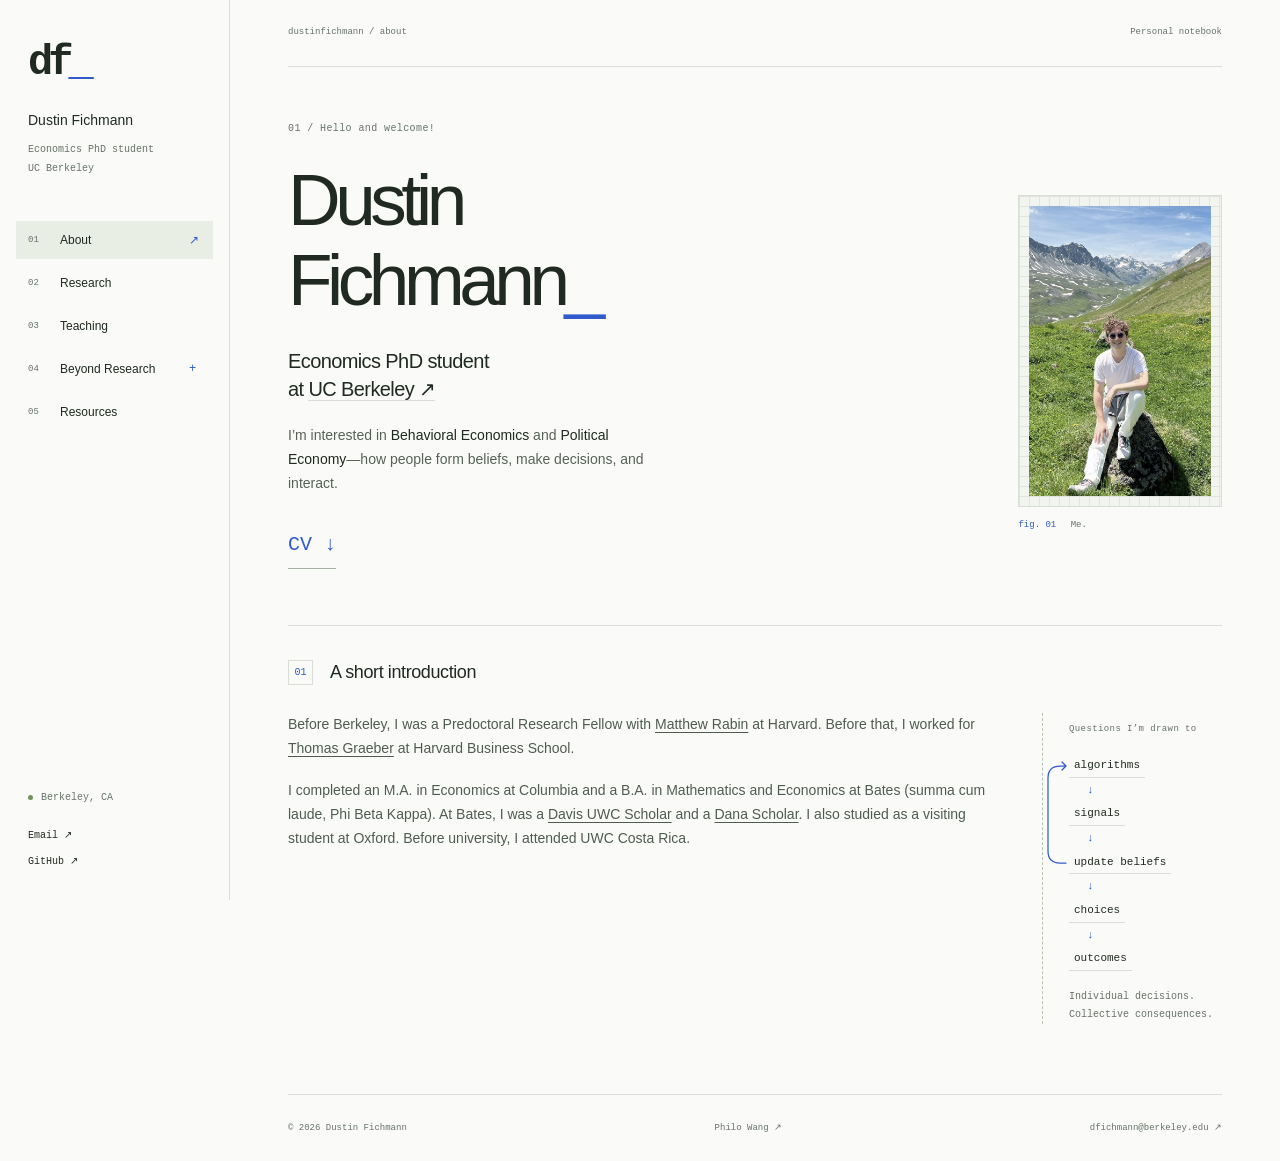
<file: index.html>
<!doctype html><html lang="en"><head><meta charset="utf-8"><meta name="viewport" content="width=device-width, initial-scale=1"><title>Dustin Fichmann | Economics PhD Student at UC Berkeley</title><meta name="description" content="Dustin Fichmann is an Economics PhD student at UC Berkeley interested in Behavioral Economics and Political Economy."><link rel="stylesheet" href="styles.css"><script src="script.js" defer></script><link rel="canonical" href="https://dustinfichmann.com/"></head><body><a class="skip" href="#main">Skip to content</a><div class="layout"><aside class="sidebar"><a class="brand" href="index.html">df<span aria-hidden="true">_</span></a><p class="side-name">Dustin Fichmann</p><p class="side-sub">Economics PhD student<br>UC Berkeley</p><button class="mobile-menu-toggle" type="button" aria-expanded="false" aria-controls="primary-navigation" hidden><span data-menu-label>Menu</span><span data-menu-symbol aria-hidden="true">+</span></button><nav id="primary-navigation" aria-label="Main navigation"><a href="index.html" aria-current="page"><span>01</span>About<span class="nav-mark" aria-hidden="true">↗</span></a><a href="research.html"><span>02</span>Research<span class="nav-mark" aria-hidden="true">↗</span></a><a href="teaching.html"><span>03</span>Teaching<span class="nav-mark" aria-hidden="true">↗</span></a><div class="nav-group"><button class="nav-group-heading" type="button" aria-expanded="false" aria-controls="beyond-subnav"><span>04</span>Beyond Research<span class="nav-disclosure" aria-hidden="true">+</span></button><div class="subnav" id="beyond-subnav" role="group" aria-label="Beyond Research" hidden><a href="coffee.html" class="subnav-link"><span>a</span>Coffee<span class="nav-mark" aria-hidden="true">↗</span></a><a href="outdoors.html" class="subnav-link"><span>b</span>Outdoors<span class="nav-mark" aria-hidden="true">↗</span></a><a href="watch.html" class="subnav-link"><span>c</span>Movies + TV<span class="nav-mark" aria-hidden="true">↗</span></a></div></div><a href="resources.html"><span>05</span>Resources<span class="nav-mark" aria-hidden="true">↗</span></a></nav><div class="side-bottom"><span class="status"><i aria-hidden="true"></i> Berkeley, CA</span><a href="mailto:dfichmann@berkeley.edu">Email ↗</a><a href="https://github.com/dustinfichmann">GitHub ↗</a></div></aside><div class="content"><header class="topline"><span>dustinfichmann / about</span><span class="edition">Personal notebook</span></header><main id="main"><section class="home-intro"><p class="eyebrow">01 / Hello and welcome!</p><div class="intro-grid"><div><h1>Dustin<br>Fichmann<span class="accent">_</span></h1><p class="intro-line">Economics PhD student<br>at <a href="https://econ.berkeley.edu/">UC Berkeley ↗</a></p><p class="intro-detail">I’m interested in <strong>Behavioral Economics</strong> and <strong>Political Economy</strong>—how people form beliefs, make decisions, and interact.</p><div class="inline-links"><a class="cv-link" href="assets/CV_Dustin_Fichmann.pdf">CV ↓</a></div></div><figure class="profile"><div class="photo-frame"><img src="images/profile.jpg" width="678" height="1083" alt="Dustin sitting on a rock in the mountains"></div><figcaption><span>fig. 01</span> Me.</figcaption></figure></div></section>
<section class="notebook-section"><div class="section-label"><span>01</span><h2>A short introduction</h2></div><div class="bio-grid"><div class="prose"><p>Before Berkeley, I was a Predoctoral Research Fellow with <a href="https://rabin.scholars.harvard.edu">Matthew Rabin</a> at Harvard. Before that, I worked for <a href="https://www.econ.uzh.ch/en/people/faculty/graeber.html">Thomas Graeber</a> at Harvard Business School.</p><p>I completed an M.A. in Economics at Columbia and a B.A. in Mathematics and Economics at Bates (summa cum laude, Phi Beta Kappa). At Bates, I was a <a href="https://www.davisuwcscholars.org/sites/default/files/2023-10/2019_Davis_Report.pdf#page=46">Davis UWC Scholar</a> and a <a href="https://www.bates.edu/academics/programs-resources/dana-scholars/">Dana Scholar</a>. I also studied as a visiting student at Oxford. Before university, I attended UWC Costa Rica.</p></div><aside class="margin-note"><span class="eyebrow">Questions I’m drawn to</span><div class="concept" role="img" aria-label="Algorithms lead to signals, then belief updating, choices, and outcomes. Belief updating also feeds back into algorithms."><span>algorithms</span><span aria-hidden="true">↓</span><span>signals</span><span aria-hidden="true">↓</span><span>update beliefs</span><span aria-hidden="true">↓</span><span>choices</span><span aria-hidden="true">↓</span><span>outcomes</span><svg class="belief-feedback" viewBox="0 0 22 120" aria-hidden="true" focusable="false"><path d="M 21 109 H 15 Q 3 109 3 97 V 24 Q 3 12 15 12 H 21 M 17 8 L 21 12 L 17 16"/></svg></div><p>Individual decisions.<br>Collective consequences.</p></aside></div></section>
</main><footer><span>© 2026 Dustin Fichmann</span><a href="https://philowang.com/">Philo Wang ↗</a><a href="mailto:dfichmann@berkeley.edu">dfichmann@berkeley.edu ↗</a></footer></div></div></body></html>
</file>
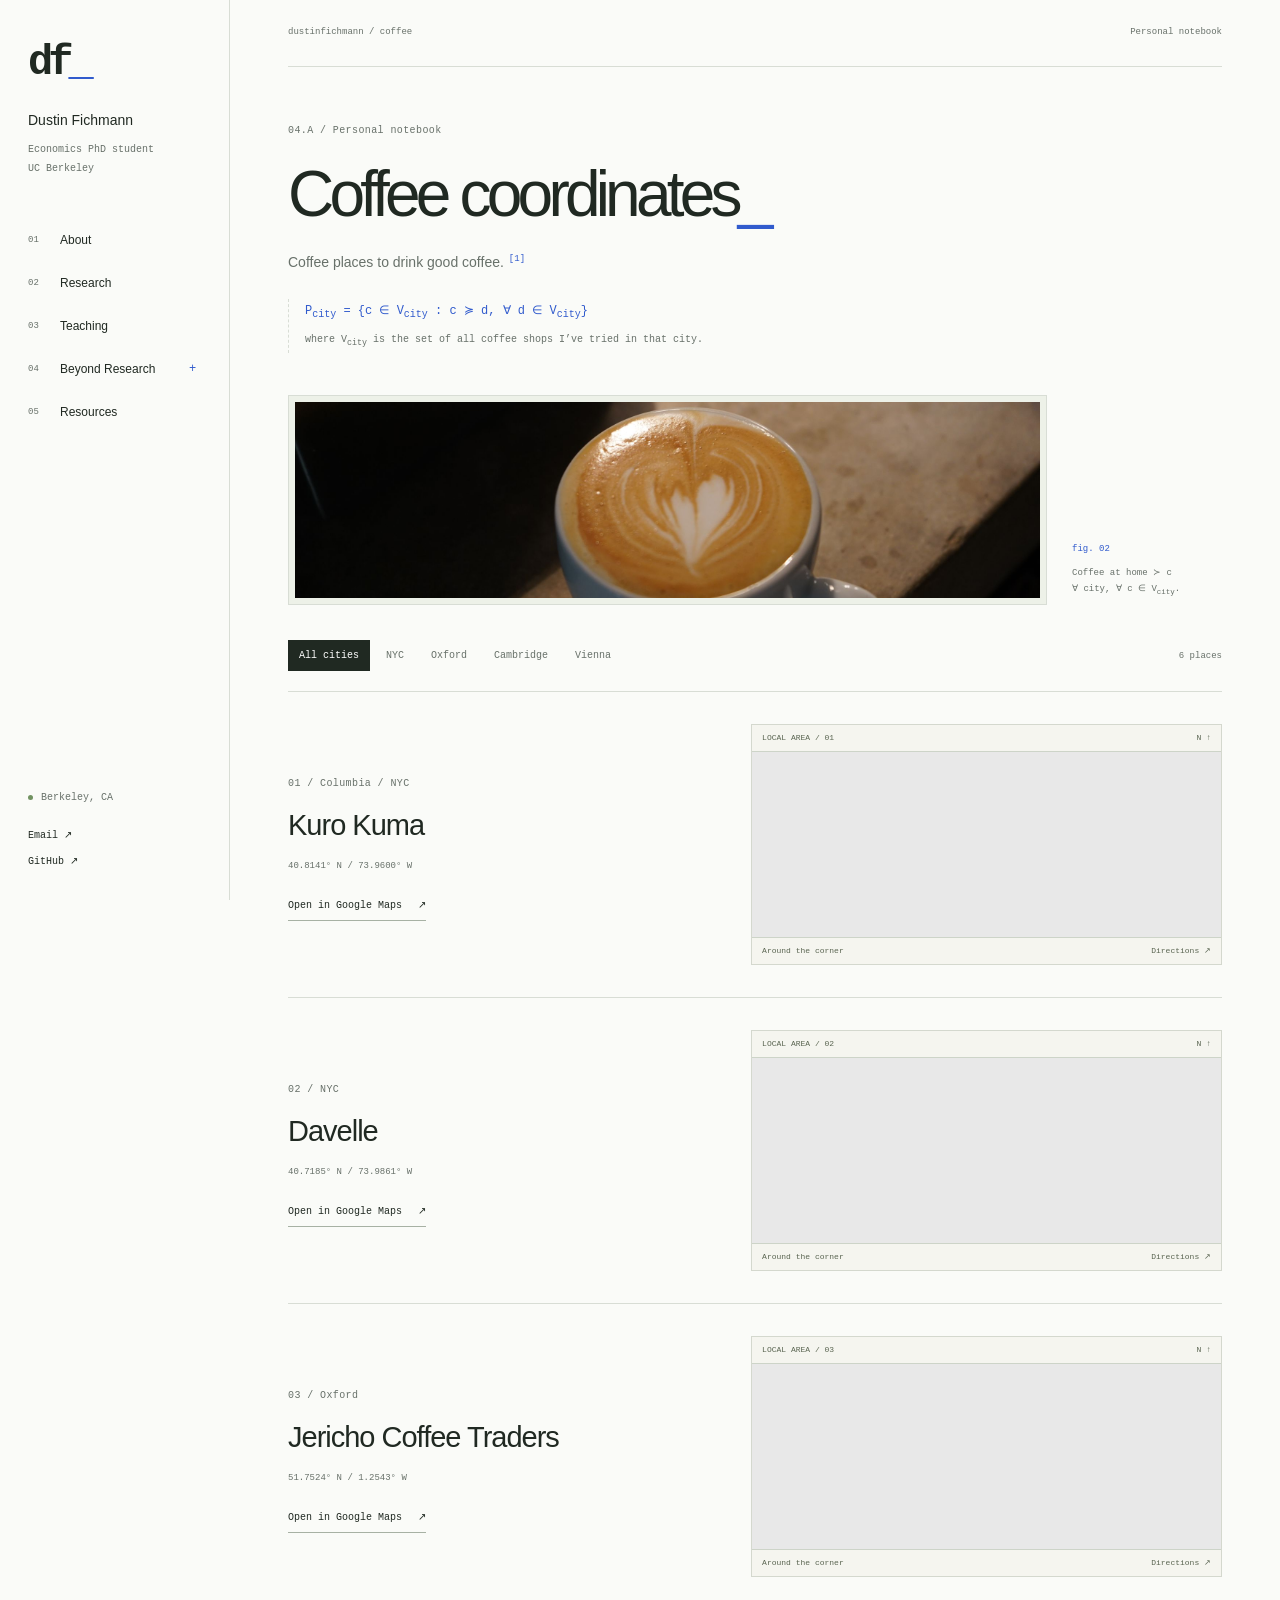
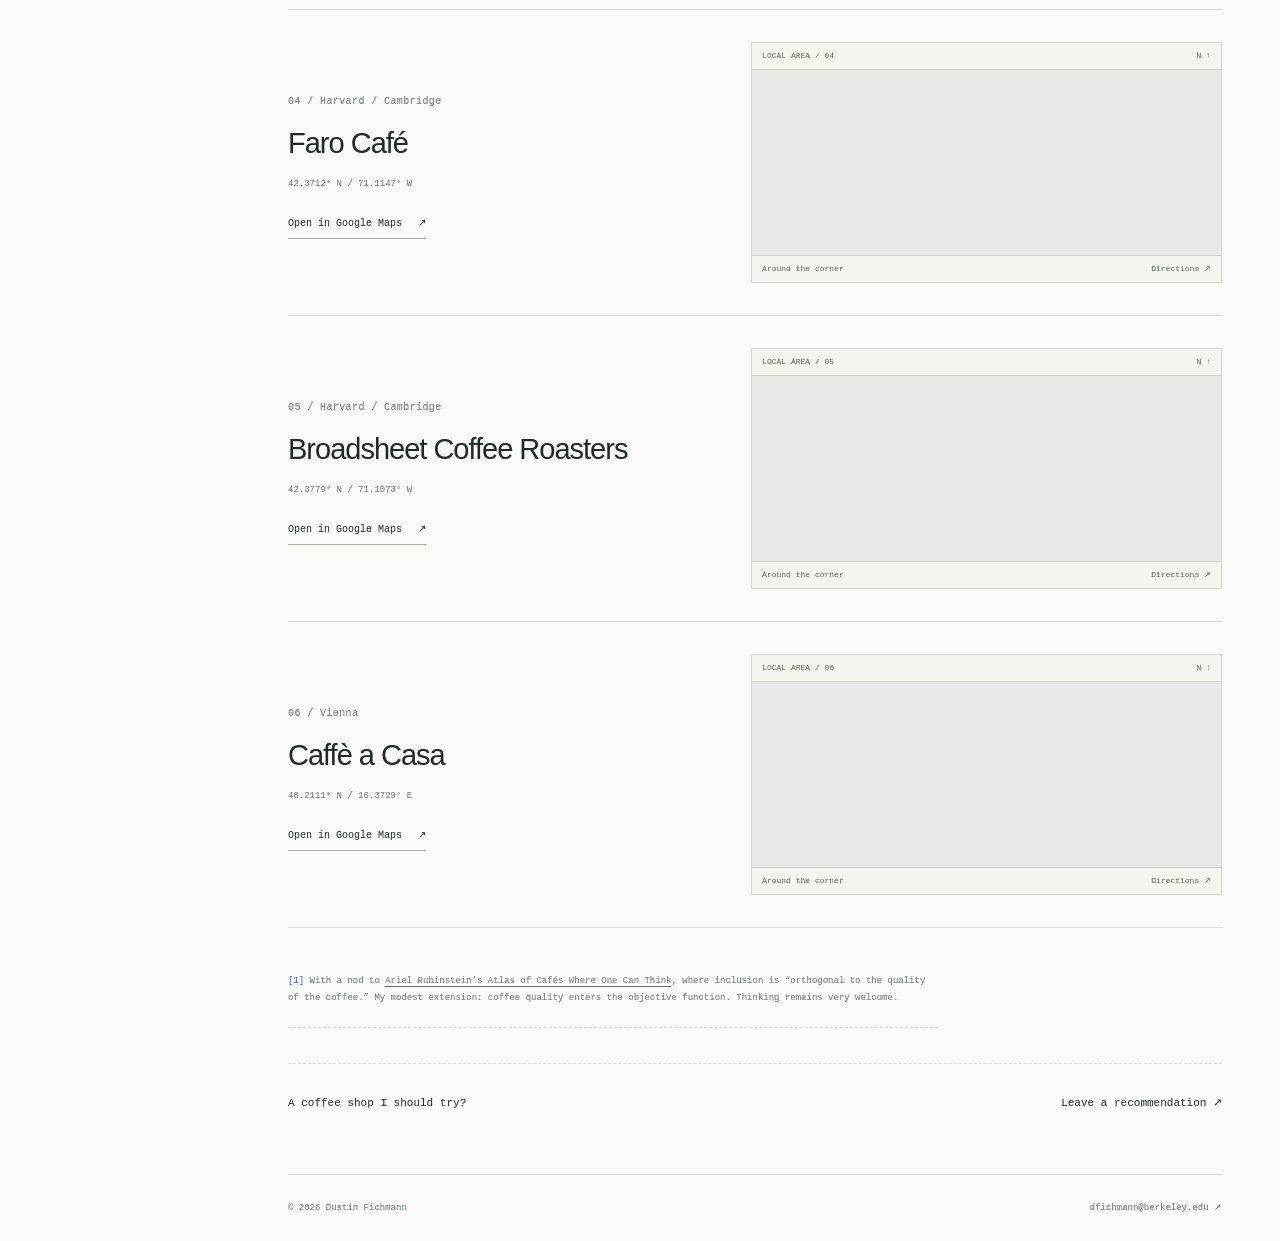
<file: coffee.html>
<!doctype html><html lang="en"><head><meta charset="utf-8"><meta name="viewport" content="width=device-width, initial-scale=1"><title>Coffee / Dustin Fichmann</title><meta name="description" content="Dustin Fichmann’s favorite coffee shops in New York, Oxford, Cambridge, and Vienna."><link rel="stylesheet" href="styles.css"><script src="script.js" defer></script><link rel="canonical" href="https://dustinfichmann.com/coffee.html"></head><body><a class="skip" href="#main">Skip to content</a><div class="layout"><aside class="sidebar"><a class="brand" href="index.html">df<span aria-hidden="true">_</span></a><p class="side-name">Dustin Fichmann</p><p class="side-sub">Economics PhD student<br>UC Berkeley</p><button class="mobile-menu-toggle" type="button" aria-expanded="false" aria-controls="primary-navigation" hidden><span data-menu-label>Menu</span><span data-menu-symbol aria-hidden="true">+</span></button><nav id="primary-navigation" aria-label="Main navigation"><a href="index.html"><span>01</span>About<span class="nav-mark" aria-hidden="true">↗</span></a><a href="research.html"><span>02</span>Research<span class="nav-mark" aria-hidden="true">↗</span></a><a href="teaching.html"><span>03</span>Teaching<span class="nav-mark" aria-hidden="true">↗</span></a><div class="nav-group"><button class="nav-group-heading" type="button" aria-expanded="false" aria-controls="beyond-subnav"><span>04</span>Beyond Research<span class="nav-disclosure" aria-hidden="true">+</span></button><div class="subnav" id="beyond-subnav" role="group" aria-label="Beyond Research" hidden><a href="coffee.html" class="subnav-link" aria-current="page"><span>a</span>Coffee<span class="nav-mark" aria-hidden="true">↗</span></a><a href="outdoors.html" class="subnav-link"><span>b</span>Outdoors<span class="nav-mark" aria-hidden="true">↗</span></a><a href="watch.html" class="subnav-link"><span>c</span>Movies + TV<span class="nav-mark" aria-hidden="true">↗</span></a></div></div><a href="resources.html"><span>05</span>Resources<span class="nav-mark" aria-hidden="true">↗</span></a></nav><div class="side-bottom"><span class="status"><i aria-hidden="true"></i> Berkeley, CA</span><a href="mailto:dfichmann@berkeley.edu">Email ↗</a><a href="https://github.com/dustinfichmann">GitHub ↗</a></div></aside><div class="content"><header class="topline"><span>dustinfichmann / coffee</span><span class="edition">Personal notebook</span></header><main id="main"><section class="page-head"><p class="eyebrow">04.A / Personal notebook</p><h1>Coffee coordinates<span class="accent">_</span></h1><p class="lede">Coffee places to drink good coffee.<sup><a href="#coffee-credit" aria-label="Read the inspiration for this list">[1]</a></sup></p><aside class="math-aside" aria-label="Coffee preferences"><p class="coffee-equation" role="math" aria-label="P for a city is the set of coffee shops c I have visited in that city such that c is weakly preferred to every coffee shop d I have visited there.">P<sub>city</sub> = {c ∈ V<sub>city</sub> : c ≽ d, ∀ d ∈ V<sub>city</sub>}</p><p>where V<sub>city</sub> is the set of all coffee shops I’ve tried in that city.</p></aside></section><figure class="coffee-photo"><img src="images/coffee.jpg" width="2048" height="1366" alt="A cup of coffee with latte art" loading="lazy"><figcaption><span>fig. 02</span> <span class="home-coffee-preference" role="math" aria-label="Coffee at home is strictly preferred to every café c in V city, for every city.">Coffee at home ≻ c<br>∀ city, ∀ c ∈ V<sub>city</sub>.</span></figcaption></figure><section data-collection><div class="filter-bar"><div class="filters" role="group" aria-label="Filter coffee shops by city"><button type="button" data-filter="all" aria-pressed="true">All cities</button><button type="button" data-filter="nyc" aria-pressed="false">NYC</button><button type="button" data-filter="oxford" aria-pressed="false">Oxford</button><button type="button" data-filter="cambridge" aria-pressed="false">Cambridge</button><button type="button" data-filter="vienna" aria-pressed="false">Vienna</button></div><span class="result-count" data-count aria-live="polite">6 places</span></div><div class="coffee-list"><article class="coffee-entry" data-category="nyc"><div class="coffee-info"><span class="eyebrow">01 / Columbia / NYC</span><h2>Kuro Kuma</h2><p class="coordinates">40.8141° N / 73.9600° W</p><a class="outbound" href="https://www.google.com/maps?cid=12482350879398167939" target="_blank" rel="noopener noreferrer">Open in Google Maps <span aria-hidden="true">↗</span></a></div><div class="map-shell"><div class="map-top"><span>LOCAL AREA / 01</span><span aria-hidden="true">N ↑</span></div><iframe title="Street map around Kuro Kuma, Columbia / NYC" src="https://www.openstreetmap.org/export/embed.html?bbox=-73.9650265%2C40.8114614%2C-73.9550265%2C40.8166614&amp;layer=mapnik&amp;marker=40.8140614%2C-73.9600265" loading="lazy" referrerpolicy="strict-origin-when-cross-origin"></iframe><div class="map-bottom"><span>Around the corner</span><a href="https://www.google.com/maps?cid=12482350879398167939" target="_blank" rel="noopener noreferrer">Directions ↗</a></div></div></article><article class="coffee-entry" data-category="nyc"><div class="coffee-info"><span class="eyebrow">02 / NYC</span><h2>Davelle</h2><p class="coordinates">40.7185° N / 73.9861° W</p><a class="outbound" href="https://www.google.com/maps?cid=5861517072687391690" target="_blank" rel="noopener noreferrer">Open in Google Maps <span aria-hidden="true">↗</span></a></div><div class="map-shell"><div class="map-top"><span>LOCAL AREA / 02</span><span aria-hidden="true">N ↑</span></div><iframe title="Street map around Davelle, NYC" src="https://www.openstreetmap.org/export/embed.html?bbox=-73.9910676%2C40.7159385%2C-73.9810676%2C40.7211385&amp;layer=mapnik&amp;marker=40.7185385%2C-73.9860676" loading="lazy" referrerpolicy="strict-origin-when-cross-origin"></iframe><div class="map-bottom"><span>Around the corner</span><a href="https://www.google.com/maps?cid=5861517072687391690" target="_blank" rel="noopener noreferrer">Directions ↗</a></div></div></article><article class="coffee-entry" data-category="oxford"><div class="coffee-info"><span class="eyebrow">03 / Oxford</span><h2>Jericho Coffee Traders</h2><p class="coordinates">51.7524° N / 1.2543° W</p><a class="outbound" href="https://www.google.com/maps?cid=17577207280890862921" target="_blank" rel="noopener noreferrer">Open in Google Maps <span aria-hidden="true">↗</span></a></div><div class="map-shell"><div class="map-top"><span>LOCAL AREA / 03</span><span aria-hidden="true">N ↑</span></div><iframe title="Street map around Jericho Coffee Traders, Oxford" src="https://www.openstreetmap.org/export/embed.html?bbox=-1.2592667999999998%2C51.7497586%2C-1.2492668%2C51.7549586&amp;layer=mapnik&amp;marker=51.7523586%2C-1.2542668" loading="lazy" referrerpolicy="strict-origin-when-cross-origin"></iframe><div class="map-bottom"><span>Around the corner</span><a href="https://www.google.com/maps?cid=17577207280890862921" target="_blank" rel="noopener noreferrer">Directions ↗</a></div></div></article><article class="coffee-entry" data-category="cambridge"><div class="coffee-info"><span class="eyebrow">04 / Harvard / Cambridge</span><h2>Faro Café</h2><p class="coordinates">42.3712° N / 71.1147° W</p><a class="outbound" href="https://www.google.com/maps?cid=195430319171797278" target="_blank" rel="noopener noreferrer">Open in Google Maps <span aria-hidden="true">↗</span></a></div><div class="map-shell"><div class="map-top"><span>LOCAL AREA / 04</span><span aria-hidden="true">N ↑</span></div><iframe title="Street map around Faro Café, Harvard / Cambridge" src="https://www.openstreetmap.org/export/embed.html?bbox=-71.1196863%2C42.368649%2C-71.1096863%2C42.373849&amp;layer=mapnik&amp;marker=42.371249%2C-71.1146863" loading="lazy" referrerpolicy="strict-origin-when-cross-origin"></iframe><div class="map-bottom"><span>Around the corner</span><a href="https://www.google.com/maps?cid=195430319171797278" target="_blank" rel="noopener noreferrer">Directions ↗</a></div></div></article><article class="coffee-entry" data-category="cambridge"><div class="coffee-info"><span class="eyebrow">05 / Harvard / Cambridge</span><h2>Broadsheet Coffee Roasters</h2><p class="coordinates">42.3779° N / 71.1073° W</p><a class="outbound" href="https://www.google.com/maps?cid=13352401635971948516" target="_blank" rel="noopener noreferrer">Open in Google Maps <span aria-hidden="true">↗</span></a></div><div class="map-shell"><div class="map-top"><span>LOCAL AREA / 05</span><span aria-hidden="true">N ↑</span></div><iframe title="Street map around Broadsheet Coffee Roasters, Harvard / Cambridge" src="https://www.openstreetmap.org/export/embed.html?bbox=-71.112268%2C42.3753418%2C-71.102268%2C42.3805418&amp;layer=mapnik&amp;marker=42.3779418%2C-71.107268" loading="lazy" referrerpolicy="strict-origin-when-cross-origin"></iframe><div class="map-bottom"><span>Around the corner</span><a href="https://www.google.com/maps?cid=13352401635971948516" target="_blank" rel="noopener noreferrer">Directions ↗</a></div></div></article><article class="coffee-entry" data-category="vienna"><div class="coffee-info"><span class="eyebrow">06 / Vienna</span><h2>Caffè a Casa</h2><p class="coordinates">48.2111° N / 16.3729° E</p><a class="outbound" href="https://www.google.com/maps?cid=4244102605277637515" target="_blank" rel="noopener noreferrer">Open in Google Maps <span aria-hidden="true">↗</span></a></div><div class="map-shell"><div class="map-top"><span>LOCAL AREA / 06</span><span aria-hidden="true">N ↑</span></div><iframe title="Street map around Caffè a Casa, Vienna" src="https://www.openstreetmap.org/export/embed.html?bbox=16.367906700000002%2C48.2085206%2C16.3779067%2C48.2137206&amp;layer=mapnik&amp;marker=48.2111206%2C16.3729067" loading="lazy" referrerpolicy="strict-origin-when-cross-origin"></iframe><div class="map-bottom"><span>Around the corner</span><a href="https://www.google.com/maps?cid=4244102605277637515" target="_blank" rel="noopener noreferrer">Directions ↗</a></div></div></article></div></section><p class="footnote coffee-credit" id="coffee-credit"><span class="accent">[1]</span> With a nod to <a href="https://cafeatlas.org/">Ariel Rubinstein’s Atlas of Cafés Where One Can Think</a>, where inclusion is “orthogonal to the quality of the coffee.” My modest extension: coffee quality enters the objective function. Thinking remains very welcome.</p><aside class="end-note"><p>A coffee shop I should try?</p><a href="mailto:dfichmann@berkeley.edu?subject=Coffee%20shop%20recommendation">Leave a recommendation ↗</a></aside></main><footer><span>© 2026 Dustin Fichmann</span><a href="mailto:dfichmann@berkeley.edu">dfichmann@berkeley.edu ↗</a></footer></div></div></body></html>
</file>
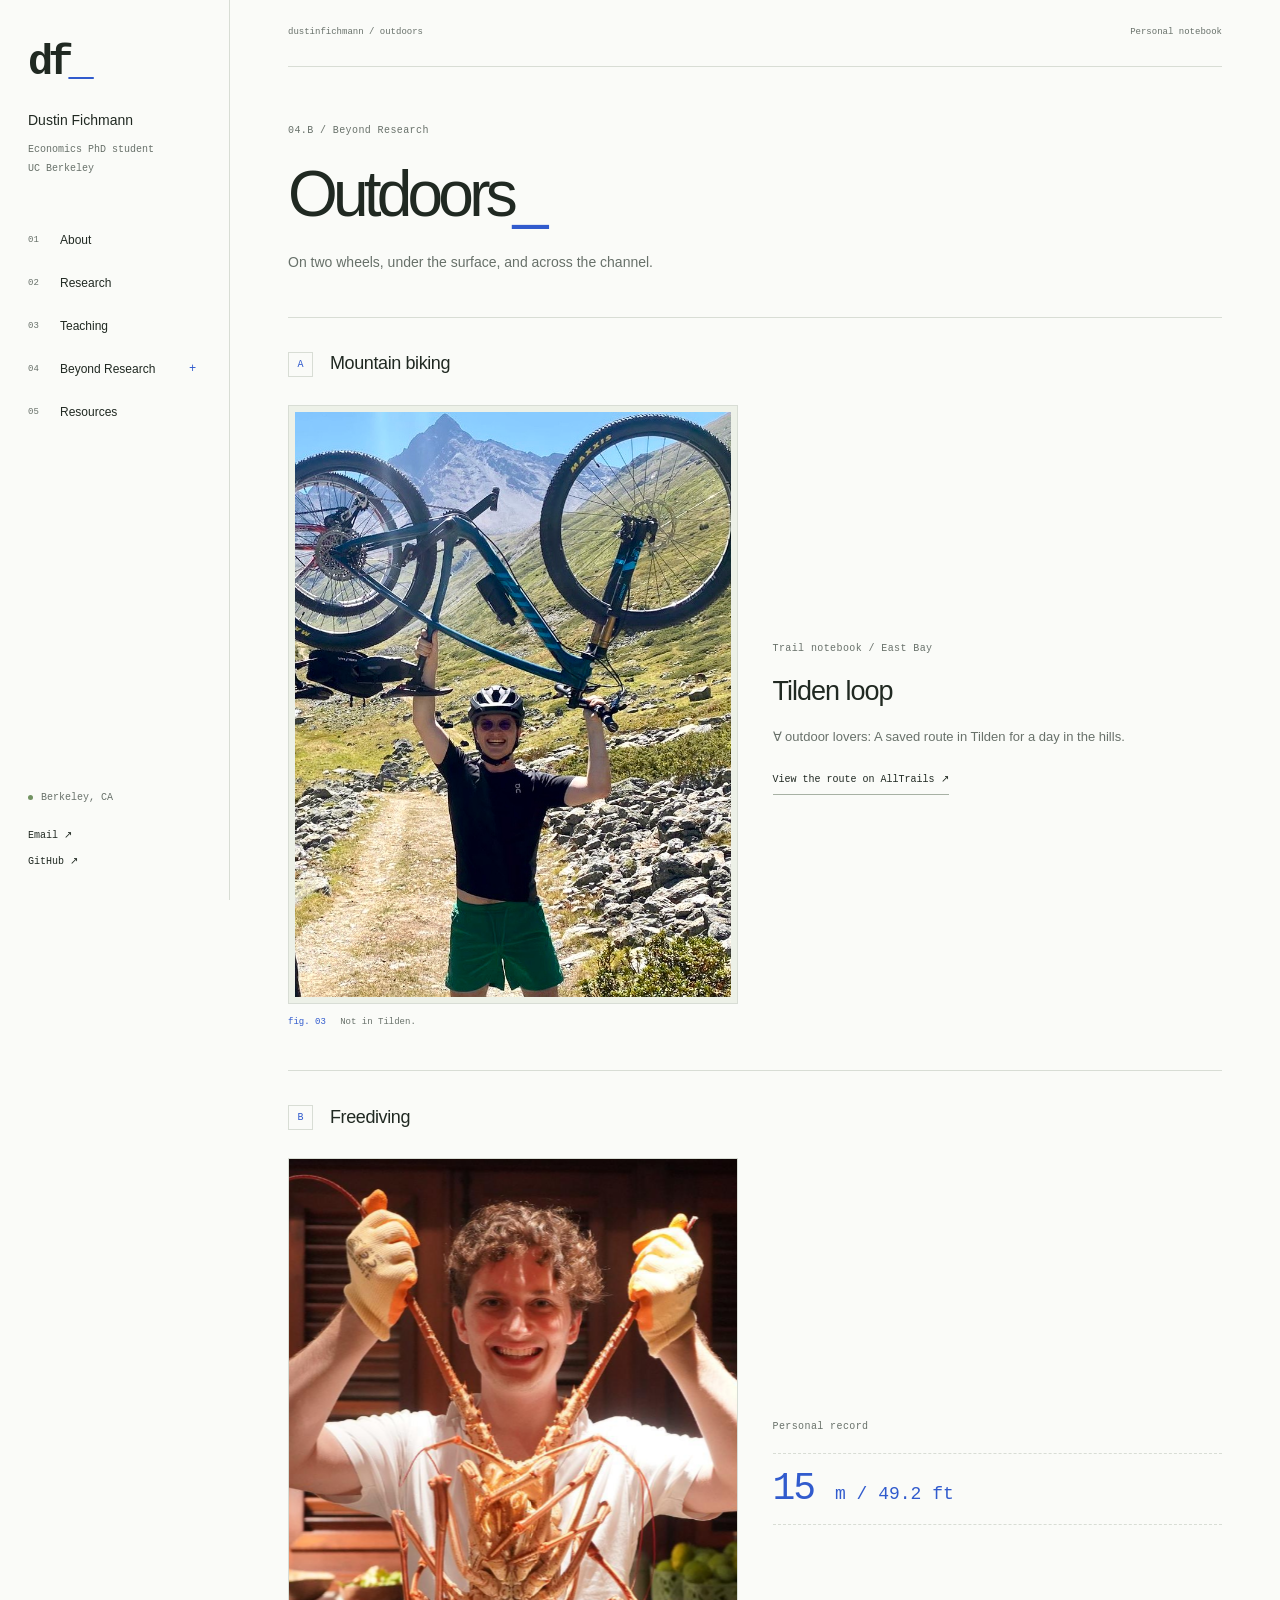
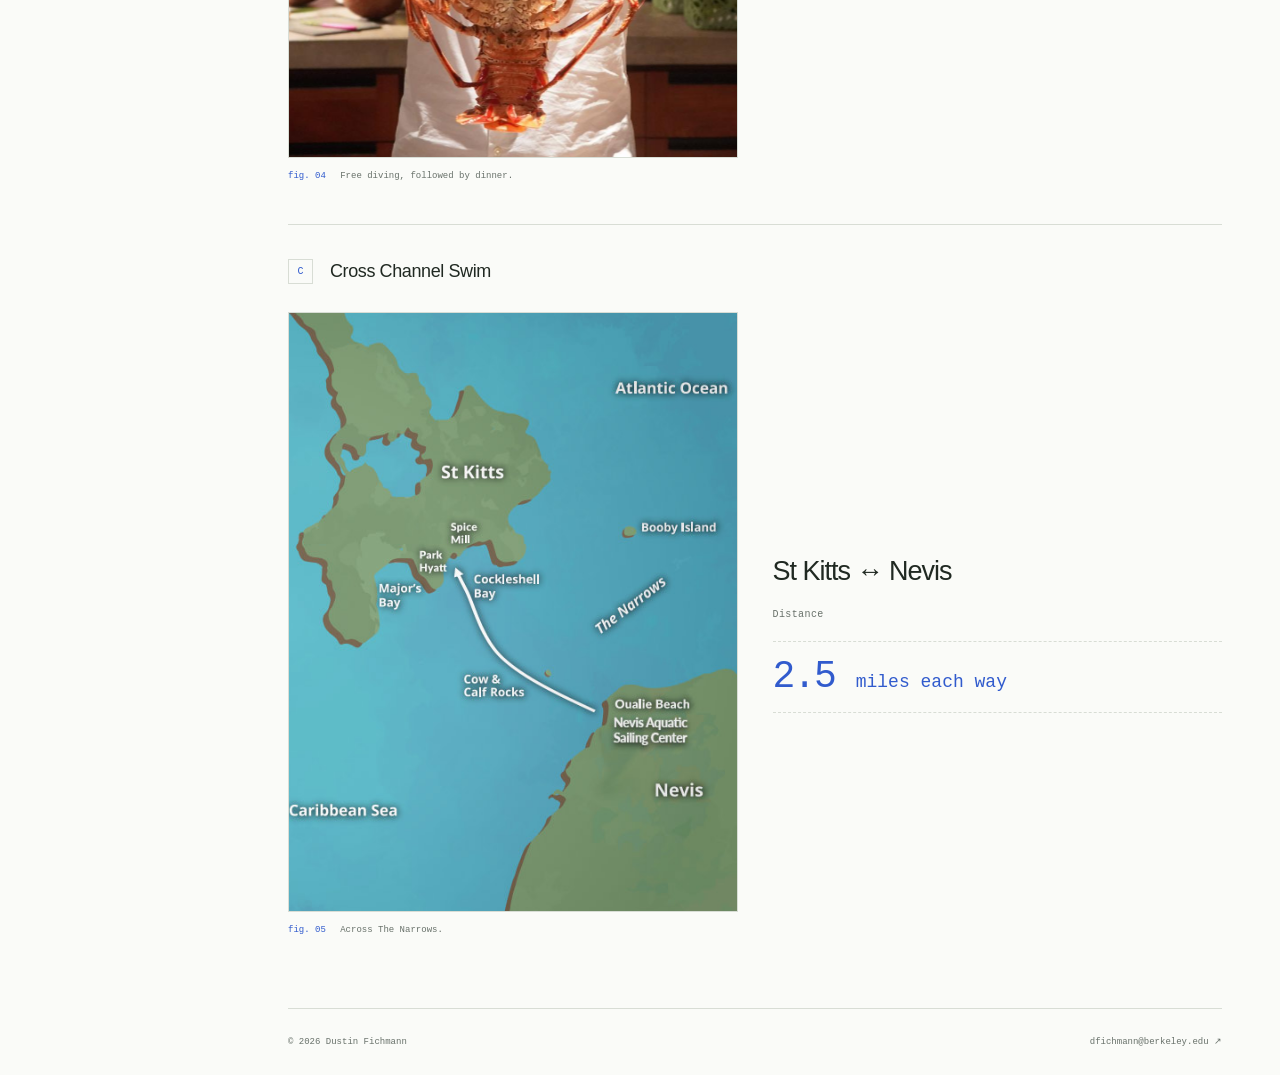
<file: outdoors.html>
<!doctype html><html lang="en"><head><meta charset="utf-8"><meta name="viewport" content="width=device-width, initial-scale=1"><title>Outdoors / Dustin Fichmann</title><meta name="description" content="Mountain biking, freediving, and the St Kitts–Nevis cross-channel swim with Dustin Fichmann."><link rel="stylesheet" href="styles.css"><script src="script.js" defer></script><link rel="canonical" href="https://dustinfichmann.com/outdoors.html"></head><body><a class="skip" href="#main">Skip to content</a><div class="layout"><aside class="sidebar"><a class="brand" href="index.html">df<span aria-hidden="true">_</span></a><p class="side-name">Dustin Fichmann</p><p class="side-sub">Economics PhD student<br>UC Berkeley</p><button class="mobile-menu-toggle" type="button" aria-expanded="false" aria-controls="primary-navigation" hidden><span data-menu-label>Menu</span><span data-menu-symbol aria-hidden="true">+</span></button><nav id="primary-navigation" aria-label="Main navigation"><a href="index.html"><span>01</span>About<span class="nav-mark" aria-hidden="true">↗</span></a><a href="research.html"><span>02</span>Research<span class="nav-mark" aria-hidden="true">↗</span></a><a href="teaching.html"><span>03</span>Teaching<span class="nav-mark" aria-hidden="true">↗</span></a><div class="nav-group"><button class="nav-group-heading" type="button" aria-expanded="false" aria-controls="beyond-subnav"><span>04</span>Beyond Research<span class="nav-disclosure" aria-hidden="true">+</span></button><div class="subnav" id="beyond-subnav" role="group" aria-label="Beyond Research" hidden><a href="coffee.html" class="subnav-link"><span>a</span>Coffee<span class="nav-mark" aria-hidden="true">↗</span></a><a href="outdoors.html" class="subnav-link" aria-current="page"><span>b</span>Outdoors<span class="nav-mark" aria-hidden="true">↗</span></a><a href="watch.html" class="subnav-link"><span>c</span>Movies + TV<span class="nav-mark" aria-hidden="true">↗</span></a></div></div><a href="resources.html"><span>05</span>Resources<span class="nav-mark" aria-hidden="true">↗</span></a></nav><div class="side-bottom"><span class="status"><i aria-hidden="true"></i> Berkeley, CA</span><a href="mailto:dfichmann@berkeley.edu">Email ↗</a><a href="https://github.com/dustinfichmann">GitHub ↗</a></div></aside><div class="content"><header class="topline"><span>dustinfichmann / outdoors</span><span class="edition">Personal notebook</span></header><main id="main"><section class="page-head"><p class="eyebrow">04.B / Beyond Research</p><h1>Outdoors<span class="accent">_</span></h1><p class="lede">On two wheels, under the surface, and across the channel.</p></section>
<section class="notebook-section" id="trails"><div class="section-label"><span>A</span><h2>Mountain biking</h2></div><div class="outdoor-feature"><figure><img src="images/mountainbiking.jpg" width="728" height="971" alt="Dustin holding his mountain bike overhead on a mountain trail" loading="lazy"><figcaption><span>fig. 03</span> Not in Tilden.</figcaption></figure><div class="trail-note"><p class="eyebrow">Trail notebook / East Bay</p><h3>Tilden loop</h3><p><span role="math" aria-label="For all">∀</span> outdoor lovers: A saved route in Tilden for a day in the hills.</p><a class="outbound" href="https://www.alltrails.com/trail/us/california/meadows-canyon-curran-seaview-arroyo-quarry-and-wildcat-gorge-loop" target="_blank" rel="noopener noreferrer">View the route on AllTrails ↗</a></div></div></section>
<section class="notebook-section" id="lobster"><div class="section-label"><span>B</span><h2>Freediving</h2></div><div class="outdoor-feature"><figure><div class="photo-crop lobster-crop"><img src="images/freedive.jpg" width="1600" height="1066" alt="Dustin holding a lobster" loading="lazy"></div><figcaption><span>fig. 04</span> Free diving, followed by dinner.</figcaption></figure><div class="trail-note"><p class="eyebrow">Personal record</p><p class="dive-record"><strong>15 <span>m / 49.2 ft</span></strong></p></div></div></section>
<section class="notebook-section" id="cross-channel-swim"><div class="section-label"><span>C</span><h2>Cross Channel Swim</h2></div><div class="outdoor-feature"><figure class="swim-map"><a class="photo-crop swim-crop" href="images/st-kitts-nevis-swim.jpg" aria-label="View the full St Kitts and Nevis swim map"><img src="images/st-kitts-nevis-swim.jpg" width="1123" height="793" alt="Swim route across The Narrows between Cockleshell Bay on St Kitts and Oualie Beach on Nevis" loading="lazy"></a><figcaption><span>fig. 05</span> Across The Narrows.</figcaption></figure><div class="trail-note"><h3>St Kitts ↔ Nevis</h3><p class="eyebrow">Distance</p><p class="dive-record"><strong>2.5 <span>miles each way</span></strong></p></div></div></section></main><footer><span>© 2026 Dustin Fichmann</span><a href="mailto:dfichmann@berkeley.edu">dfichmann@berkeley.edu ↗</a></footer></div></div></body></html>
</file>
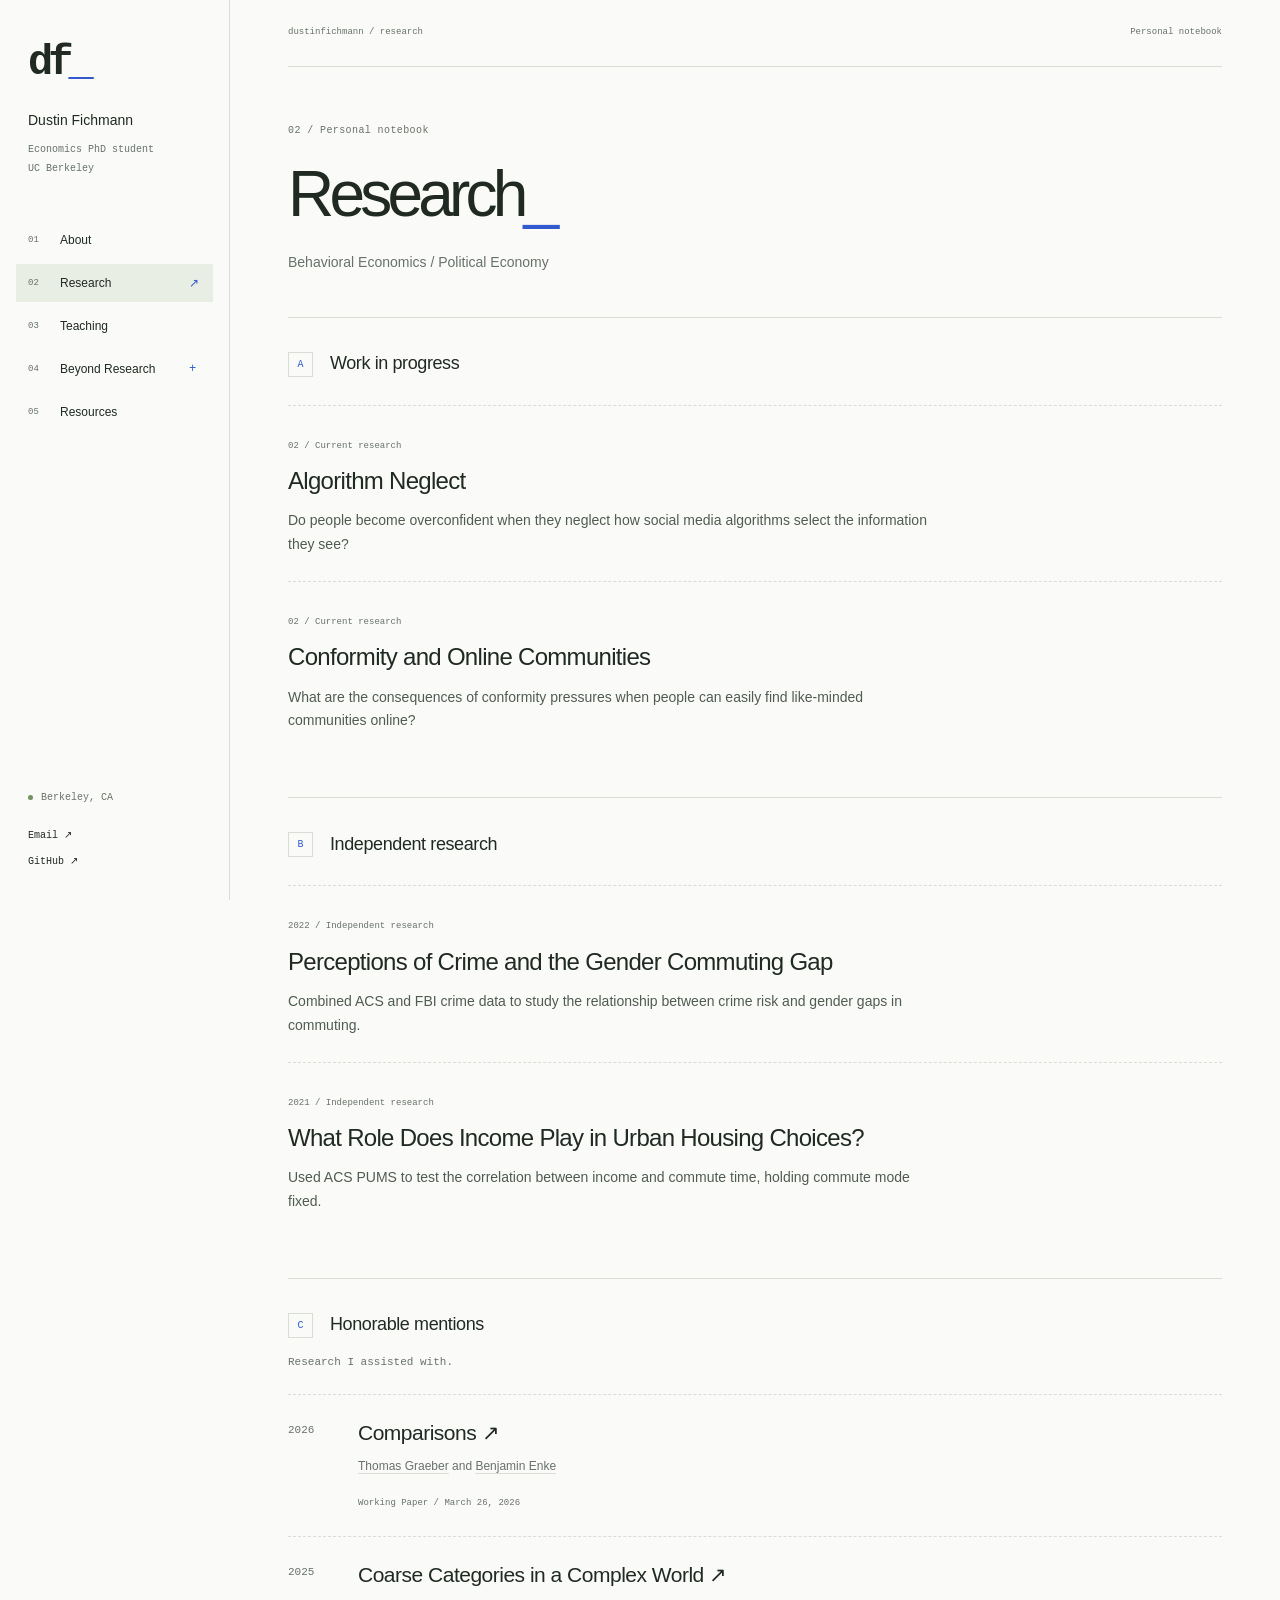
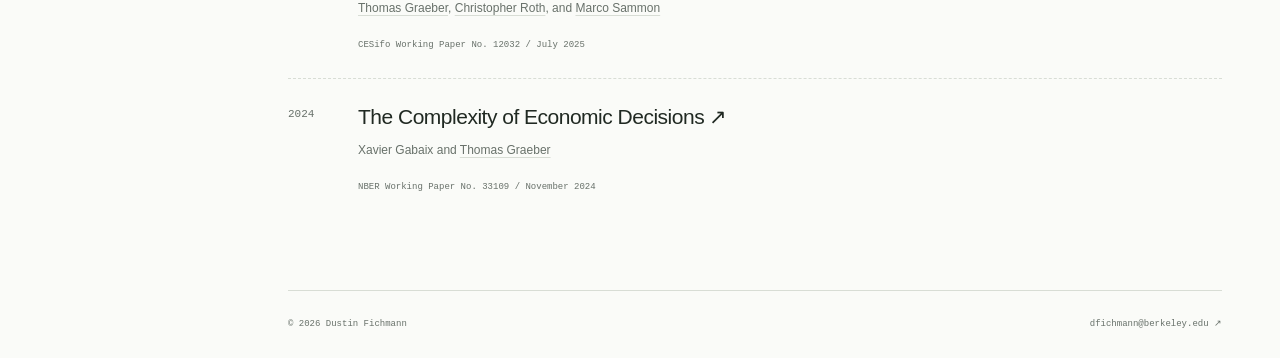
<file: research.html>
<!doctype html><html lang="en"><head><meta charset="utf-8"><meta name="viewport" content="width=device-width, initial-scale=1"><title>Research / Dustin Fichmann</title><meta name="description" content="Research by Dustin Fichmann in Behavioral Economics and Political Economy."><link rel="stylesheet" href="styles.css"><script src="script.js" defer></script><link rel="canonical" href="https://dustinfichmann.com/research.html"></head><body><a class="skip" href="#main">Skip to content</a><div class="layout"><aside class="sidebar"><a class="brand" href="index.html">df<span aria-hidden="true">_</span></a><p class="side-name">Dustin Fichmann</p><p class="side-sub">Economics PhD student<br>UC Berkeley</p><button class="mobile-menu-toggle" type="button" aria-expanded="false" aria-controls="primary-navigation" hidden><span data-menu-label>Menu</span><span data-menu-symbol aria-hidden="true">+</span></button><nav id="primary-navigation" aria-label="Main navigation"><a href="index.html"><span>01</span>About<span class="nav-mark" aria-hidden="true">↗</span></a><a href="research.html" aria-current="page"><span>02</span>Research<span class="nav-mark" aria-hidden="true">↗</span></a><a href="teaching.html"><span>03</span>Teaching<span class="nav-mark" aria-hidden="true">↗</span></a><div class="nav-group"><button class="nav-group-heading" type="button" aria-expanded="false" aria-controls="beyond-subnav"><span>04</span>Beyond Research<span class="nav-disclosure" aria-hidden="true">+</span></button><div class="subnav" id="beyond-subnav" role="group" aria-label="Beyond Research" hidden><a href="coffee.html" class="subnav-link"><span>a</span>Coffee<span class="nav-mark" aria-hidden="true">↗</span></a><a href="outdoors.html" class="subnav-link"><span>b</span>Outdoors<span class="nav-mark" aria-hidden="true">↗</span></a><a href="watch.html" class="subnav-link"><span>c</span>Movies + TV<span class="nav-mark" aria-hidden="true">↗</span></a></div></div><a href="resources.html"><span>05</span>Resources<span class="nav-mark" aria-hidden="true">↗</span></a></nav><div class="side-bottom"><span class="status"><i aria-hidden="true"></i> Berkeley, CA</span><a href="mailto:dfichmann@berkeley.edu">Email ↗</a><a href="https://github.com/dustinfichmann">GitHub ↗</a></div></aside><div class="content"><header class="topline"><span>dustinfichmann / research</span><span class="edition">Personal notebook</span></header><main id="main"><section class="page-head"><p class="eyebrow">02 / Personal notebook</p><h1>Research<span class="accent">_</span></h1><p class="lede">Behavioral Economics / Political Economy</p></section>

<section class="notebook-section"><div class="section-label"><span>A</span><h2>Work in progress</h2></div><div class="project-list"><article><span class="metadata">02 / Current research</span><h3>Algorithm Neglect</h3><p>Do people become overconfident when they neglect how social media algorithms select the information they see?</p></article><article><span class="metadata">02 / Current research</span><h3>Conformity and Online Communities</h3><p>What are the consequences of conformity pressures when people can easily find like-minded communities online?</p></article></div></section>
<section class="notebook-section"><div class="section-label"><span>B</span><h2>Independent research</h2></div><div class="project-list"><article><span class="metadata">2022 / Independent research</span><h3>Perceptions of Crime and the Gender Commuting Gap</h3><p>Combined ACS and FBI crime data to study the relationship between crime risk and gender gaps in commuting.</p></article><article><span class="metadata">2021 / Independent research</span><h3>What Role Does Income Play in Urban Housing Choices?</h3><p>Used ACS PUMS to test the correlation between income and commute time, holding commute mode fixed.</p></article></div></section>

<section class="notebook-section"><div class="section-label"><span>C</span><h2>Honorable mentions</h2></div><p class="section-intro">Research I assisted with.</p><ol class="paper-list"><li><span class="paper-year">2026</span><div><a href="https://benjamin-enke.com/pdf/Comparisons.pdf"><h3>Comparisons ↗</h3></a><p><a href="https://www.econ.uzh.ch/en/people/faculty/graeber.html">Thomas Graeber</a> and <a href="https://benjamin-enke.com">Benjamin Enke</a></p><span class="metadata">Working Paper / March 26, 2026</span></div></li><li><span class="paper-year">2025</span><div><a href="https://ssrn.com/abstract=5380190"><h3>Coarse Categories in a Complex World ↗</h3></a><p><a href="https://www.econ.uzh.ch/en/people/faculty/graeber.html">Thomas Graeber</a>, <a href="https://sites.google.com/site/chrisrotheconomics/home">Christopher Roth</a>, and <a href="https://marcosammon.com">Marco Sammon</a></p><span class="metadata">CESifo Working Paper No. 12032 / July 2025</span></div></li><li><span class="paper-year">2024</span><div><a href="https://www.nber.org/papers/w33109"><h3>The Complexity of Economic Decisions ↗</h3></a><p>Xavier Gabaix and <a href="https://www.econ.uzh.ch/en/people/faculty/graeber.html">Thomas Graeber</a></p><span class="metadata">NBER Working Paper No. 33109 / November 2024</span></div></li></ol></section></main><footer><span>© 2026 Dustin Fichmann</span><a href="mailto:dfichmann@berkeley.edu">dfichmann@berkeley.edu ↗</a></footer></div></div></body></html>
</file>
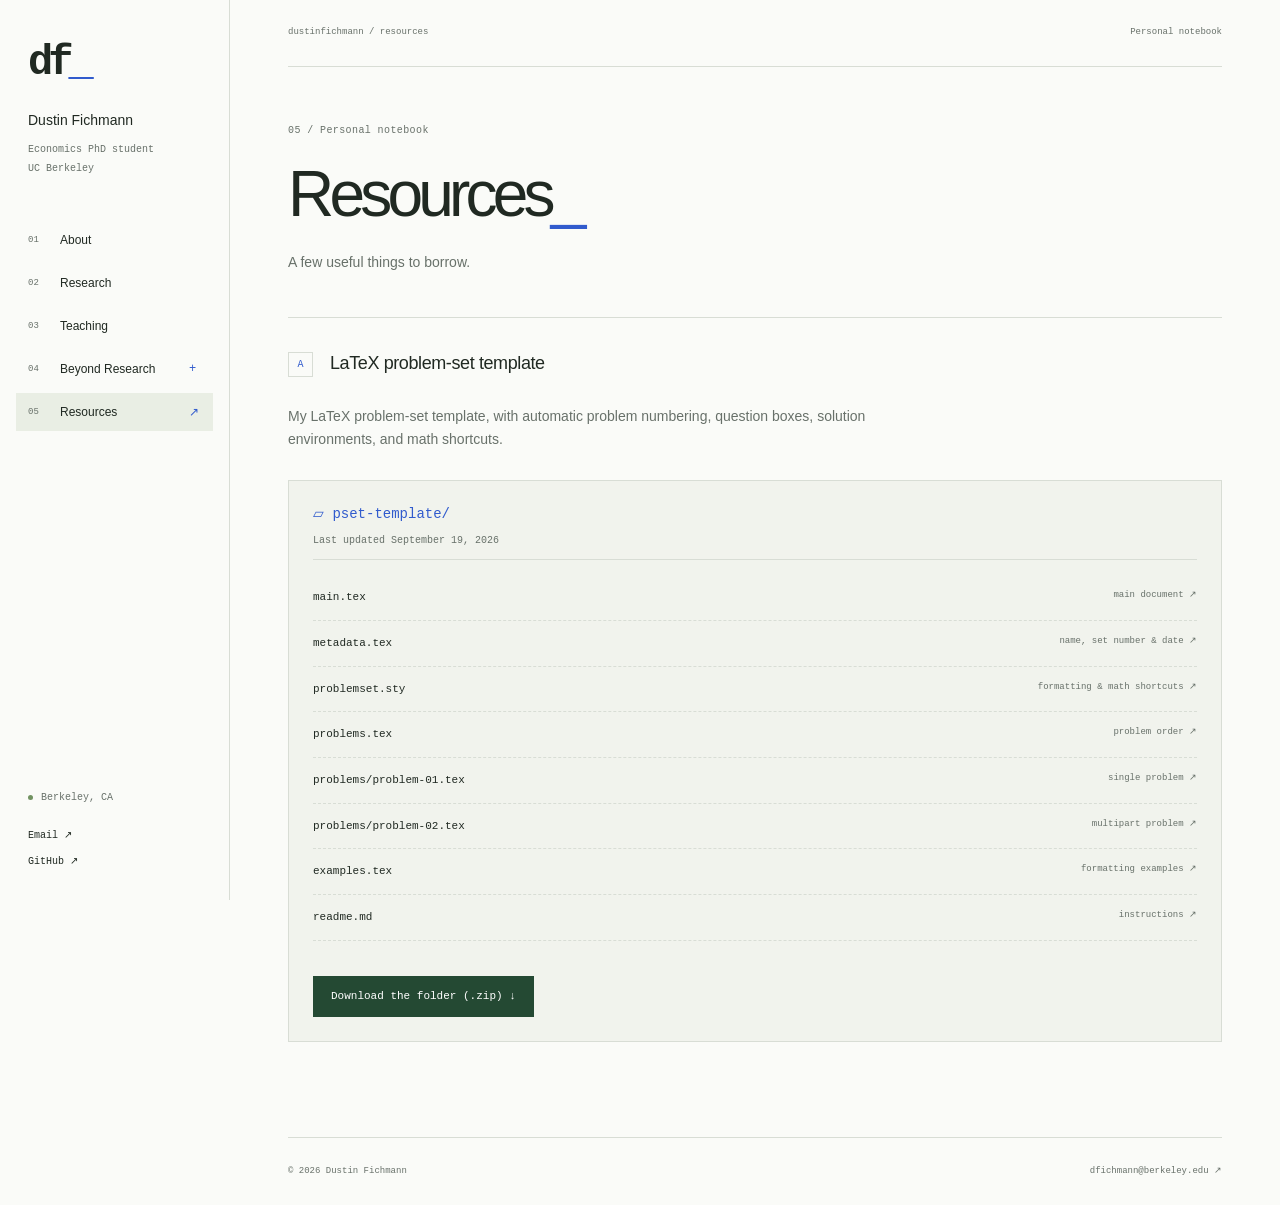
<file: resources.html>
<!doctype html><html lang="en"><head><meta charset="utf-8"><meta name="viewport" content="width=device-width, initial-scale=1"><title>Resources / Dustin Fichmann</title><meta name="description" content="Download Dustin Fichmann’s LaTeX problem-set template."><link rel="stylesheet" href="styles.css"><script src="script.js" defer></script><link rel="canonical" href="https://dustinfichmann.com/resources.html"></head><body><a class="skip" href="#main">Skip to content</a><div class="layout"><aside class="sidebar"><a class="brand" href="index.html">df<span aria-hidden="true">_</span></a><p class="side-name">Dustin Fichmann</p><p class="side-sub">Economics PhD student<br>UC Berkeley</p><button class="mobile-menu-toggle" type="button" aria-expanded="false" aria-controls="primary-navigation" hidden><span data-menu-label>Menu</span><span data-menu-symbol aria-hidden="true">+</span></button><nav id="primary-navigation" aria-label="Main navigation"><a href="index.html"><span>01</span>About<span class="nav-mark" aria-hidden="true">↗</span></a><a href="research.html"><span>02</span>Research<span class="nav-mark" aria-hidden="true">↗</span></a><a href="teaching.html"><span>03</span>Teaching<span class="nav-mark" aria-hidden="true">↗</span></a><div class="nav-group"><button class="nav-group-heading" type="button" aria-expanded="false" aria-controls="beyond-subnav"><span>04</span>Beyond Research<span class="nav-disclosure" aria-hidden="true">+</span></button><div class="subnav" id="beyond-subnav" role="group" aria-label="Beyond Research" hidden><a href="coffee.html" class="subnav-link"><span>a</span>Coffee<span class="nav-mark" aria-hidden="true">↗</span></a><a href="outdoors.html" class="subnav-link"><span>b</span>Outdoors<span class="nav-mark" aria-hidden="true">↗</span></a><a href="watch.html" class="subnav-link"><span>c</span>Movies + TV<span class="nav-mark" aria-hidden="true">↗</span></a></div></div><a href="resources.html" aria-current="page"><span>05</span>Resources<span class="nav-mark" aria-hidden="true">↗</span></a></nav><div class="side-bottom"><span class="status"><i aria-hidden="true"></i> Berkeley, CA</span><a href="mailto:dfichmann@berkeley.edu">Email ↗</a><a href="https://github.com/dustinfichmann">GitHub ↗</a></div></aside><div class="content"><header class="topline"><span>dustinfichmann / resources</span><span class="edition">Personal notebook</span></header><main id="main"><section class="page-head"><p class="eyebrow">05 / Personal notebook</p><h1>Resources<span class="accent">_</span></h1><p class="lede">A few useful things to borrow.</p></section><section class="notebook-section"><div class="section-label"><span>A</span><h2>LaTeX problem-set template</h2></div><p class="resource-intro">My LaTeX problem-set template, with automatic problem numbering, question boxes, solution environments, and math shortcuts.</p><div class="template-folder"><div class="folder-heading"><span aria-hidden="true">▱</span> pset-template/</div><p class="template-date">Last updated <time datetime="2026-09-19">September 19, 2026</time></p><ul class="file-tree"><li><a href="resources/pset-template/main.tex" download>main.tex <span>main document ↗</span></a></li><li><a href="resources/pset-template/metadata.tex" download>metadata.tex <span>name, set number & date ↗</span></a></li><li><a href="resources/pset-template/problemset.sty" download>problemset.sty <span>formatting & math shortcuts ↗</span></a></li><li><a href="resources/pset-template/problems.tex" download>problems.tex <span>problem order ↗</span></a></li><li><a href="resources/pset-template/problems/problem-01.tex" download>problems/problem-01.tex <span>single problem ↗</span></a></li><li><a href="resources/pset-template/problems/problem-02.tex" download>problems/problem-02.tex <span>multipart problem ↗</span></a></li><li><a href="resources/pset-template/examples.tex" download>examples.tex <span>formatting examples ↗</span></a></li><li><a href="resources/pset-template/readme.md" download>readme.md <span>instructions ↗</span></a></li></ul><a class="download-button" href="resources/pset-template.zip" download="pset-template-2026-09-19.zip">Download the folder (.zip) ↓</a></div></section></main><footer><span>© 2026 Dustin Fichmann</span><a href="mailto:dfichmann@berkeley.edu">dfichmann@berkeley.edu ↗</a></footer></div></div></body></html>
</file>
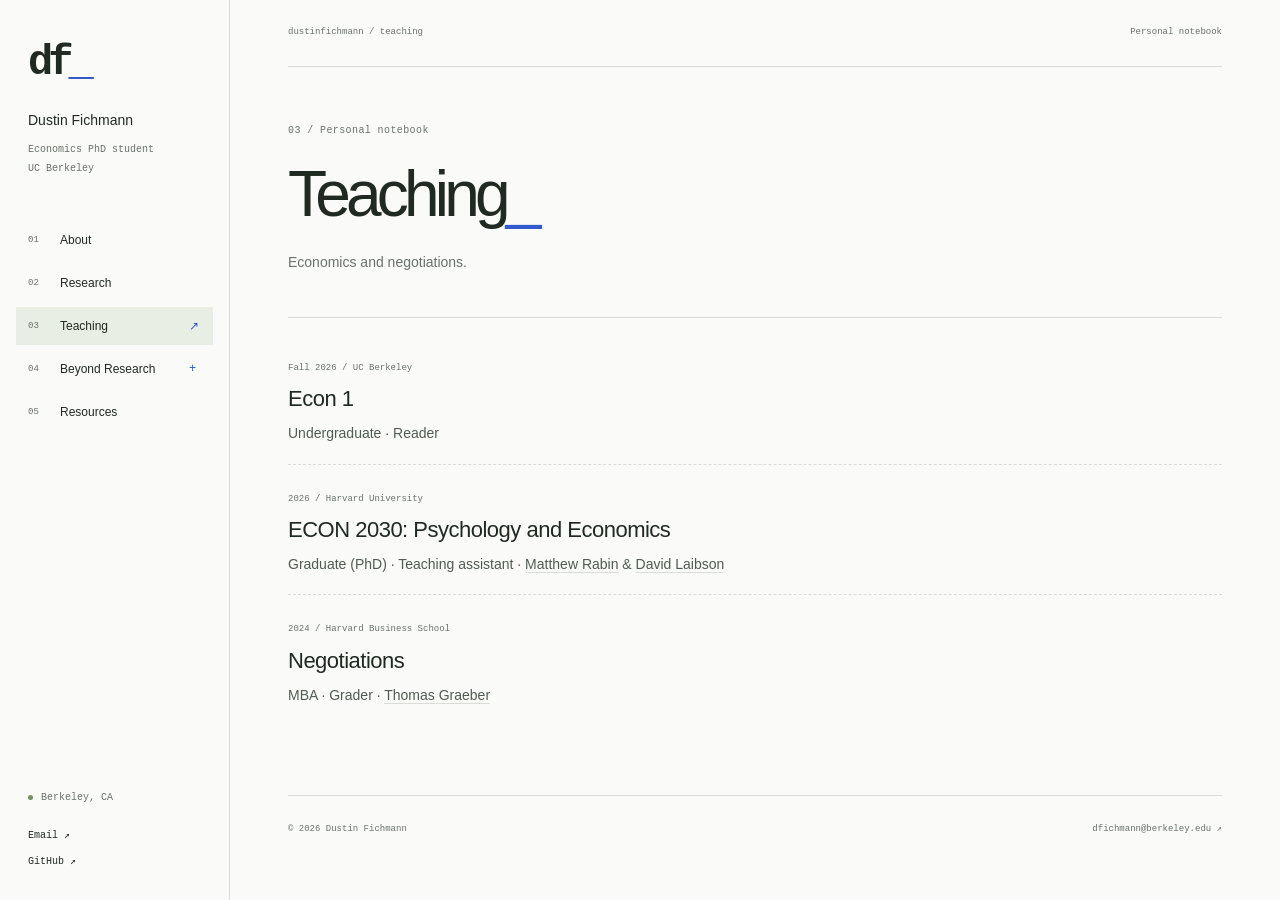
<file: teaching.html>
<!doctype html><html lang="en"><head><meta charset="utf-8"><meta name="viewport" content="width=device-width, initial-scale=1"><title>Teaching / Dustin Fichmann</title><meta name="description" content="Dustin Fichmann’s teaching experience at UC Berkeley and Harvard."><link rel="stylesheet" href="styles.css"><script src="script.js" defer></script><link rel="canonical" href="https://dustinfichmann.com/teaching.html"></head><body><a class="skip" href="#main">Skip to content</a><div class="layout"><aside class="sidebar"><a class="brand" href="index.html">df<span aria-hidden="true">_</span></a><p class="side-name">Dustin Fichmann</p><p class="side-sub">Economics PhD student<br>UC Berkeley</p><button class="mobile-menu-toggle" type="button" aria-expanded="false" aria-controls="primary-navigation" hidden><span data-menu-label>Menu</span><span data-menu-symbol aria-hidden="true">+</span></button><nav id="primary-navigation" aria-label="Main navigation"><a href="index.html"><span>01</span>About<span class="nav-mark" aria-hidden="true">↗</span></a><a href="research.html"><span>02</span>Research<span class="nav-mark" aria-hidden="true">↗</span></a><a href="teaching.html" aria-current="page"><span>03</span>Teaching<span class="nav-mark" aria-hidden="true">↗</span></a><div class="nav-group"><button class="nav-group-heading" type="button" aria-expanded="false" aria-controls="beyond-subnav"><span>04</span>Beyond Research<span class="nav-disclosure" aria-hidden="true">+</span></button><div class="subnav" id="beyond-subnav" role="group" aria-label="Beyond Research" hidden><a href="coffee.html" class="subnav-link"><span>a</span>Coffee<span class="nav-mark" aria-hidden="true">↗</span></a><a href="outdoors.html" class="subnav-link"><span>b</span>Outdoors<span class="nav-mark" aria-hidden="true">↗</span></a><a href="watch.html" class="subnav-link"><span>c</span>Movies + TV<span class="nav-mark" aria-hidden="true">↗</span></a></div></div><a href="resources.html"><span>05</span>Resources<span class="nav-mark" aria-hidden="true">↗</span></a></nav><div class="side-bottom"><span class="status"><i aria-hidden="true"></i> Berkeley, CA</span><a href="mailto:dfichmann@berkeley.edu">Email ↗</a><a href="https://github.com/dustinfichmann">GitHub ↗</a></div></aside><div class="content"><header class="topline"><span>dustinfichmann / teaching</span><span class="edition">Personal notebook</span></header><main id="main"><section class="page-head"><p class="eyebrow">03 / Personal notebook</p><h1>Teaching<span class="accent">_</span></h1><p class="lede">Economics and negotiations.</p></section>
<section class="notebook-section" aria-label="Teaching experience"><div class="project-list teaching-list">
<article><span class="metadata">Fall 2026 / UC Berkeley</span><h2>Econ 1</h2><p>Undergraduate · Reader</p></article>
<article><span class="metadata">2026 / Harvard University</span><h2>ECON 2030: Psychology and Economics</h2><p>Graduate (PhD) · Teaching assistant · <a href="https://rabin.scholars.harvard.edu">Matthew Rabin</a> &amp; <a href="https://laibson.scholars.harvard.edu/">David Laibson</a></p></article>
<article><span class="metadata">2024 / Harvard Business School</span><h2>Negotiations</h2><p>MBA · Grader · <a href="https://www.econ.uzh.ch/en/people/faculty/graeber.html">Thomas Graeber</a></p></article>
</div></section></main><footer><span>© 2026 Dustin Fichmann</span><a href="mailto:dfichmann@berkeley.edu">dfichmann@berkeley.edu ↗</a></footer></div></div></body></html>
</file>
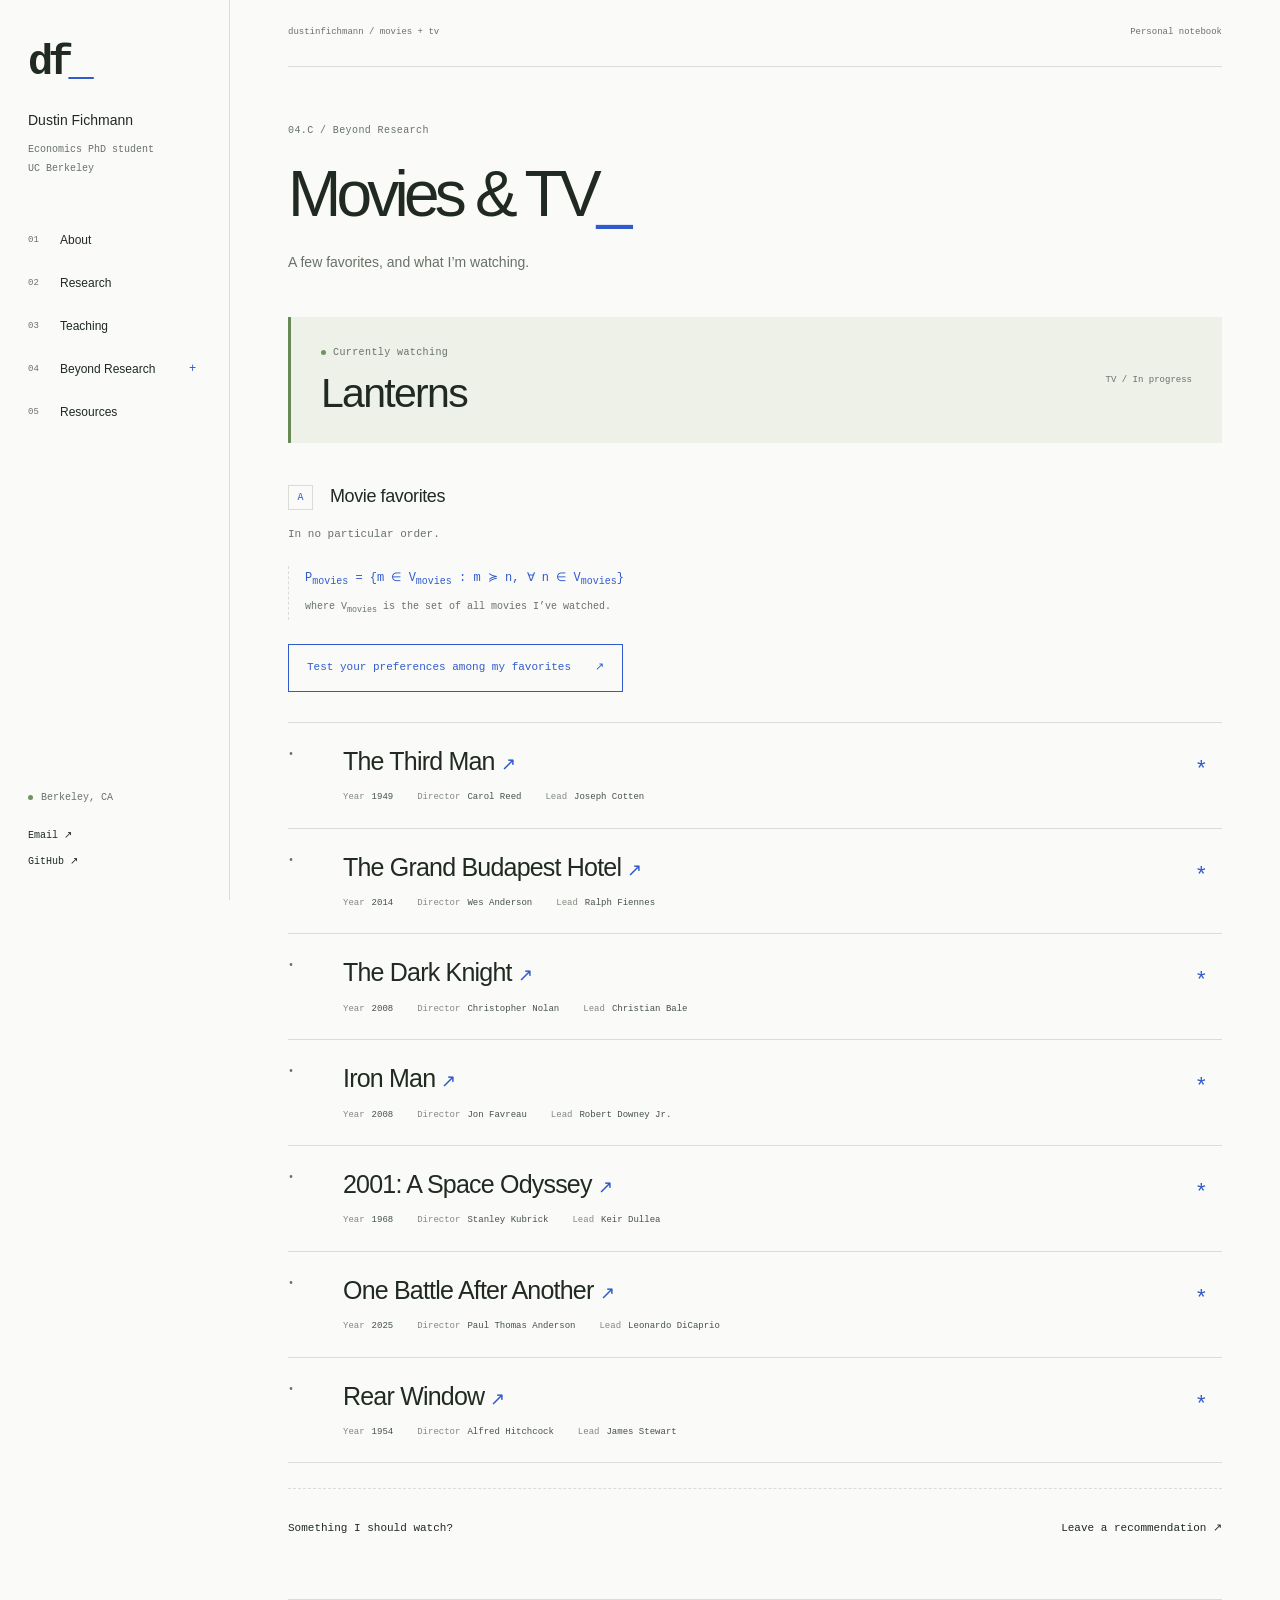
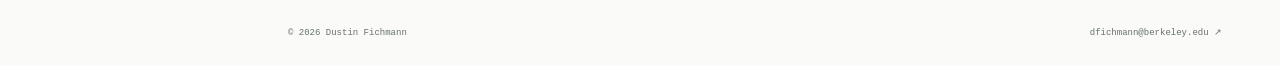
<file: watch.html>
<!doctype html><html lang="en"><head><meta charset="utf-8"><meta name="viewport" content="width=device-width, initial-scale=1"><title>Movies + TV / Dustin Fichmann</title><meta name="description" content="Favorite movies and television, and a movie preference quiz by Dustin Fichmann."><link rel="stylesheet" href="styles.css"><script src="script.js" defer></script><script type="module" src="preference-quiz.js"></script><link rel="canonical" href="https://dustinfichmann.com/watch.html"></head><body><a class="skip" href="#main">Skip to content</a><div class="layout"><aside class="sidebar"><a class="brand" href="index.html">df<span aria-hidden="true">_</span></a><p class="side-name">Dustin Fichmann</p><p class="side-sub">Economics PhD student<br>UC Berkeley</p><button class="mobile-menu-toggle" type="button" aria-expanded="false" aria-controls="primary-navigation" hidden><span data-menu-label>Menu</span><span data-menu-symbol aria-hidden="true">+</span></button><nav id="primary-navigation" aria-label="Main navigation"><a href="index.html"><span>01</span>About<span class="nav-mark" aria-hidden="true">↗</span></a><a href="research.html"><span>02</span>Research<span class="nav-mark" aria-hidden="true">↗</span></a><a href="teaching.html"><span>03</span>Teaching<span class="nav-mark" aria-hidden="true">↗</span></a><div class="nav-group"><button class="nav-group-heading" type="button" aria-expanded="false" aria-controls="beyond-subnav"><span>04</span>Beyond Research<span class="nav-disclosure" aria-hidden="true">+</span></button><div class="subnav" id="beyond-subnav" role="group" aria-label="Beyond Research" hidden><a href="coffee.html" class="subnav-link"><span>a</span>Coffee<span class="nav-mark" aria-hidden="true">↗</span></a><a href="outdoors.html" class="subnav-link"><span>b</span>Outdoors<span class="nav-mark" aria-hidden="true">↗</span></a><a href="watch.html" class="subnav-link" aria-current="page"><span>c</span>Movies + TV<span class="nav-mark" aria-hidden="true">↗</span></a></div></div><a href="resources.html"><span>05</span>Resources<span class="nav-mark" aria-hidden="true">↗</span></a></nav><div class="side-bottom"><span class="status"><i aria-hidden="true"></i> Berkeley, CA</span><a href="mailto:dfichmann@berkeley.edu">Email ↗</a><a href="https://github.com/dustinfichmann">GitHub ↗</a></div></aside><div class="content"><header class="topline"><span>dustinfichmann / movies + tv</span><span class="edition">Personal notebook</span></header><main id="main"><section class="page-head"><p class="eyebrow">04.C / Beyond Research</p><h1>Movies &amp; TV<span class="accent">_</span></h1><p class="lede">A few favorites, and what I’m watching.</p></section><section class="watching" aria-labelledby="watching-title"><div><p class="eyebrow"><span class="small-dot" aria-hidden="true"></span>Currently watching</p><h2 id="watching-title">Lanterns</h2></div><span class="watching-tag">TV / In progress</span></section><section aria-labelledby="favorites"><div class="section-label"><span>A</span><h2 id="favorites">Movie favorites</h2></div><p class="section-intro">In no particular order.</p><aside class="math-aside movie-preferences" aria-label="Movie preferences"><p class="coffee-equation" role="math" aria-label="My movie favorites are the films m I have watched that I weakly prefer to every film n I have watched.">P<sub>movies</sub> = {m ∈ V<sub>movies</sub> : m ≽ n, ∀ n ∈ V<sub>movies</sub>}</p><p>where V<sub>movies</sub> is the set of all movies I’ve watched.</p></aside><button class="quiz-launch" type="button" data-quiz-launch aria-haspopup="dialog" hidden>Test your preferences among my favorites <span aria-hidden="true">↗</span></button><ul class="film-list" role="list"><li><span class="film-index" aria-hidden="true">•</span><div><h3><a href="https://www.imdb.com/title/tt0041959/">The Third Man <span class="film-external" aria-hidden="true">↗</span></a></h3><dl class="film-credits"><div><dt>Year</dt><dd>1949</dd></div><div><dt>Director</dt><dd>Carol Reed</dd></div><div><dt>Lead</dt><dd>Joseph Cotten</dd></div></dl></div><span class="film-mark" aria-hidden="true">*</span></li><li><span class="film-index" aria-hidden="true">•</span><div><h3><a href="https://www.imdb.com/title/tt2278388/">The Grand Budapest Hotel <span class="film-external" aria-hidden="true">↗</span></a></h3><dl class="film-credits"><div><dt>Year</dt><dd>2014</dd></div><div><dt>Director</dt><dd>Wes Anderson</dd></div><div><dt>Lead</dt><dd>Ralph Fiennes</dd></div></dl></div><span class="film-mark" aria-hidden="true">*</span></li><li><span class="film-index" aria-hidden="true">•</span><div><h3><a href="https://www.imdb.com/title/tt0468569/">The Dark Knight <span class="film-external" aria-hidden="true">↗</span></a></h3><dl class="film-credits"><div><dt>Year</dt><dd>2008</dd></div><div><dt>Director</dt><dd>Christopher Nolan</dd></div><div><dt>Lead</dt><dd>Christian Bale</dd></div></dl></div><span class="film-mark" aria-hidden="true">*</span></li><li><span class="film-index" aria-hidden="true">•</span><div><h3><a href="https://www.imdb.com/title/tt0371746/">Iron Man <span class="film-external" aria-hidden="true">↗</span></a></h3><dl class="film-credits"><div><dt>Year</dt><dd>2008</dd></div><div><dt>Director</dt><dd>Jon Favreau</dd></div><div><dt>Lead</dt><dd>Robert Downey Jr.</dd></div></dl></div><span class="film-mark" aria-hidden="true">*</span></li><li><span class="film-index" aria-hidden="true">•</span><div><h3><a href="https://www.imdb.com/title/tt0062622/">2001: A Space Odyssey <span class="film-external" aria-hidden="true">↗</span></a></h3><dl class="film-credits"><div><dt>Year</dt><dd>1968</dd></div><div><dt>Director</dt><dd>Stanley Kubrick</dd></div><div><dt>Lead</dt><dd>Keir Dullea</dd></div></dl></div><span class="film-mark" aria-hidden="true">*</span></li><li><span class="film-index" aria-hidden="true">•</span><div><h3><a href="https://www.imdb.com/title/tt30144839/">One Battle After Another <span class="film-external" aria-hidden="true">↗</span></a></h3><dl class="film-credits"><div><dt>Year</dt><dd>2025</dd></div><div><dt>Director</dt><dd>Paul Thomas Anderson</dd></div><div><dt>Lead</dt><dd>Leonardo DiCaprio</dd></div></dl></div><span class="film-mark" aria-hidden="true">*</span></li><li><span class="film-index" aria-hidden="true">•</span><div><h3><a href="https://www.imdb.com/title/tt0047396/">Rear Window <span class="film-external" aria-hidden="true">↗</span></a></h3><dl class="film-credits"><div><dt>Year</dt><dd>1954</dd></div><div><dt>Director</dt><dd>Alfred Hitchcock</dd></div><div><dt>Lead</dt><dd>James Stewart</dd></div></dl></div><span class="film-mark" aria-hidden="true">*</span></li></ul></section><aside class="end-note"><p>Something I should watch?</p><a href="mailto:dfichmann@berkeley.edu?subject=Movie%20or%20TV%20recommendation">Leave a recommendation ↗</a></aside></main><footer><span>© 2026 Dustin Fichmann</span><a href="mailto:dfichmann@berkeley.edu">dfichmann@berkeley.edu ↗</a></footer></div></div>
<dialog id="preference-quiz" class="preference-quiz" aria-labelledby="quiz-question-title">
  <div class="quiz-topline"><span class="eyebrow">Movie preferences <span data-quiz-progress></span></span><button class="quiz-close" type="button" data-quiz-close aria-label="Close preference quiz">×</button></div>
  <section data-quiz-question hidden>
    <h2 id="quiz-question-title" tabindex="-1">Which do you prefer?</h2>
    <div class="quiz-pair">
      <button type="button" class="quiz-movie" data-choice="left"><span>Strictly prefer</span><strong></strong></button>
      <span class="quiz-versus" aria-hidden="true">vs.</span>
      <button type="button" class="quiz-movie" data-choice="right"><span>Strictly prefer</span><strong></strong></button>
    </div>
    <div class="quiz-alternatives"><button type="button" data-choice="tie">Indifferent <span aria-hidden="true">∼</span></button><button type="button" data-choice="none">No opinion</button></div>
  </section>
  <section data-quiz-result hidden>
    <h2 id="quiz-result-title" tabindex="-1"></h2>
    <h3 class="quiz-evidence-title" data-evidence-title></h3>
    <ol class="quiz-evidence" data-quiz-evidence></ol>
    <div class="quiz-result-actions"><button type="button" data-quiz-restart>Try again ↗</button><button type="button" data-quiz-close>Close</button></div>
  </section>
</dialog>
</body></html>
</file>
<file: styles.css>
:root{--bg:#fafbf8;--ink:#202922;--muted:#68716a;--line:#d8ddd5;--accent:#315bcd;--pale:#edf1e8;--mono:'SFMono-Regular',Consolas,'Liberation Mono',monospace;--sans:Arial,Helvetica,sans-serif}*{box-sizing:border-box}html{scroll-behavior:smooth}body{margin:0;background:var(--bg);color:var(--ink);font:15px/1.7 var(--sans)}a{color:inherit;text-decoration:none}a:hover{color:var(--accent)}a:focus-visible,button:focus-visible,iframe:focus-visible{outline:2px solid var(--accent);outline-offset:5px}button{font:inherit}h1,h2,h3,p,figure{margin:0}h1,h2,h3{font-weight:500;line-height:1.1}h1{font-size:clamp(44px,5.7vw,78px);letter-spacing:-.075em}h2{font-size:28px;letter-spacing:-1.2px}h3{font-size:22px;letter-spacing:-.7px}img{display:block;max-width:100%}::selection{background:#e0e8ff}.accent{color:var(--accent)}.layout{max-width:1420px;margin:auto;display:grid;grid-template-columns:230px minmax(0,1fr);min-height:100vh}.sidebar{padding:42px 28px 30px;border-right:1px solid var(--line);position:sticky;top:0;height:100vh;display:flex;flex-direction:column}.brand{font-family:var(--mono);font-size:42px;font-weight:600;letter-spacing:-5px;line-height:1}.brand span{color:var(--accent);letter-spacing:0}.side-name{font-size:14px;margin-top:25px}.side-sub{font-family:var(--mono);font-size:10px;line-height:1.9;color:var(--muted);margin-top:7px}.sidebar nav{display:flex;flex-direction:column;margin:43px -12px 0;gap:5px}.sidebar nav a{display:grid;grid-template-columns:25px 1fr 12px;gap:10px;align-items:center;padding:10px 12px;font-size:12px}.sidebar nav a>span:first-child{font:9px var(--mono);color:var(--muted)}.nav-mark{opacity:0}.sidebar nav a[aria-current]{background:#e9eee4;color:var(--ink)}.sidebar nav a[aria-current] .nav-mark{opacity:1;color:var(--accent)}.sidebar nav a:hover{background:var(--pale)}.side-bottom{display:flex;flex-direction:column;gap:9px;font-family:var(--mono);font-size:10px;margin-top:auto;padding-top:35px}.status{display:flex;align-items:center;gap:8px;color:var(--muted);padding-bottom:12px}.status i,.small-dot{display:inline-block;background:#719261;width:5px;height:5px;border-radius:50%;flex-shrink:0}.content{min-width:0;padding:0 58px}.topline{display:flex;justify-content:space-between;gap:20px;padding:26px 0;border-bottom:1px solid var(--line);font:9px/1.5 var(--mono);color:var(--muted)}.edition span{margin-left:15px;color:var(--accent)}.home-intro{padding:53px 0 56px}.eyebrow{font:10px/1.7 var(--mono);letter-spacing:.4px;color:var(--muted)}.intro-grid{display:grid;grid-template-columns:1.5fr 1fr;gap:38px;align-items:center;margin-top:23px}.intro-line{font-size:20px;line-height:1.4;margin-top:27px;letter-spacing:-.6px}.intro-line a{border-bottom:1px solid var(--line)}.intro-detail{font-size:14px;color:#58615a;max-width:365px;margin-top:21px}.intro-detail strong{font-weight:500;color:var(--ink)}.inline-links{display:flex;flex-wrap:wrap;gap:25px;margin-top:26px;font:10px/1.8 var(--mono)}.inline-links a{border-bottom:1px solid #a7b1a4;padding-bottom:4px}.profile{max-width:270px;justify-self:end}.photo-frame{position:relative;padding:10px;border:1px solid var(--line);background-color:#f2f4ef;background-image:linear-gradient(#e0e5dd 1px,transparent 1px),linear-gradient(90deg,#e0e5dd 1px,transparent 1px);background-size:10px 10px}.profile img{width:100%;height:290px;object-fit:cover;object-position:center 57%;filter:saturate(.65)}figcaption{font:9px/1.8 var(--mono);margin-top:10px;color:var(--muted)}figcaption span{color:var(--accent);margin-right:9px}.notebook-section{padding:34px 0 40px;border-top:1px solid var(--line)}.section-label{display:flex;gap:17px;align-items:center;margin-bottom:28px}.section-label>span{font:10px var(--mono);color:var(--accent);border:1px solid var(--line);width:25px;height:25px;display:grid;place-items:center}.section-label h2{font-size:18px;letter-spacing:-.4px}.bio-grid{display:grid;grid-template-columns:1fr 180px;gap:48px}.prose{font-size:14px;color:#505b52}.prose p+p{margin-top:18px}.prose a{text-decoration:underline;text-underline-offset:3px}.margin-note{border-left:1px dashed #b7c1b2;padding-left:22px}.margin-note .eyebrow{font-size:9px}.margin-note p{font:10px/1.8 var(--mono);color:var(--muted);margin-top:17px}.concept{display:flex;flex-direction:column;align-items:flex-start;margin-top:15px;font:11px/1.7 var(--mono)}.concept span:nth-child(even){color:var(--accent);padding:3px 0 3px 18px}.concept span:nth-child(odd){border-bottom:1px solid var(--line);padding:2px 5px}.directory{border-top:1px solid var(--line)}.directory>a{display:grid;grid-template-columns:64px 1fr auto 15px;gap:18px;align-items:center;padding:22px 0;border-bottom:1px solid var(--line)}.dir-symbol{font:17px var(--mono);color:var(--accent)}.directory h3{font-size:17px;letter-spacing:-.3px}.directory p{font-size:12px;color:var(--muted);margin-top:6px}.directory-count{font:9px var(--mono);color:var(--muted)}.directory>a:hover h3{text-decoration:underline;text-underline-offset:4px}footer{display:flex;gap:20px;justify-content:space-between;border-top:1px solid var(--line);padding:25px 0;margin-top:30px;font:9px/1.8 var(--mono);color:var(--muted)}.page-head{padding:55px 0 42px}.page-head h1{margin-top:20px;font-size:clamp(40px,5vw,67px)}.lede{margin-top:22px;font-size:14px;max-width:550px;color:var(--muted)}.download{display:flex;justify-content:space-between;font:11px var(--mono);padding:20px 0 12px;border-bottom:1px solid var(--line)}.education{margin:35px 0 0;border-top:1px solid var(--line)}.education>div{display:grid;grid-template-columns:1fr 1.6fr;gap:20px;padding:15px 0;border-bottom:1px solid var(--line);font-size:12px}.education dd{margin:0;color:var(--muted)}.education small{font-size:10px}.section-intro{font:11px var(--mono);color:var(--muted);margin:-10px 0 26px}.paper-list{list-style:none;padding:0;margin:0}.paper-list li{display:grid;grid-template-columns:50px 1fr;gap:20px;padding:24px 0;border-top:1px dashed var(--line)}.paper-year{font:11px var(--mono);color:var(--muted);padding-top:5px}.paper-list h3{font-size:21px;letter-spacing:-.5px;line-height:1.3}.paper-list p{font-size:12px;color:var(--muted);margin:10px 0}.metadata{font:9px/1.8 var(--mono);color:var(--muted)}.filter-bar{display:flex;justify-content:space-between;align-items:center;gap:15px;padding-bottom:20px;border-bottom:1px solid var(--line)}.filters{display:flex;flex-wrap:wrap;gap:5px}.filters button{padding:7px 10px;border:1px solid transparent;background:transparent;color:var(--muted);font:10px/1.5 var(--mono);cursor:pointer}.filters button[aria-pressed=true]{background:var(--ink);color:white}.filters button:hover{border-color:var(--muted)}.result-count{font:9px var(--mono);white-space:nowrap;color:var(--muted)}.coffee-entry{display:grid;grid-template-columns:1fr 1.1fr;gap:35px;align-items:center;padding:32px 0;border-bottom:1px solid var(--line)}.coffee-info h2{font-size:29px;letter-spacing:-1px;margin:17px 0}.coordinates{font:9px/1.7 var(--mono);color:var(--muted)}.outbound{display:inline-flex;gap:16px;border-bottom:1px solid #a7b1a4;font:10px/1.8 var(--mono);padding-bottom:5px;margin-top:23px}.map-shell{border:1px solid #cdd4c8;background:var(--pale)}.map-top,.map-bottom{display:flex;justify-content:space-between;gap:10px;padding:7px 10px;font:8px/1.5 var(--mono);color:#596450}.map-top{border-bottom:1px solid #cdd4c8}.map-bottom{border-top:1px solid #cdd4c8}.map-shell iframe{display:block;width:100%;height:185px;border:0;filter:grayscale(.85) saturate(.45);background:#e5e9df}.footnote{font:9px/1.9 var(--mono);color:var(--muted);margin:25px 0 35px;max-width:650px}.footnote a{text-decoration:underline;text-underline-offset:3px}.watching{display:flex;align-items:center;justify-content:space-between;gap:25px;background:var(--pale);border-left:3px solid #678a55;padding:27px 30px;margin-bottom:42px}.watching h2{font-size:41px;letter-spacing:-1.7px;margin-top:10px}.small-dot{margin-right:7px;vertical-align:middle}.watching-tag{font:9px var(--mono);color:var(--muted)}.film-list{list-style:none;margin:0;padding:0;border-top:1px solid var(--line)}.film-list li{display:grid;grid-template-columns:35px 1fr 25px;gap:20px;align-items:center;border-bottom:1px solid var(--line);padding:22px 0}.film-index{font:10px var(--mono);color:var(--muted)}.film-list h3{font-size:25px;line-height:1.3;letter-spacing:-.8px}.film-mark{color:var(--accent);font-size:22px}.end-note{border-top:1px dashed var(--line);display:flex;justify-content:space-between;align-items:center;gap:20px;margin-top:25px;padding:30px 0;font:11px/1.8 var(--mono)}.spotify-panel{border:1px solid var(--line);background-color:#edf1e8;background-image:linear-gradient(#dfe5d9 1px,transparent 1px),linear-gradient(90deg,#dfe5d9 1px,transparent 1px);background-size:24px 24px;padding:28px 35px}.spotify-label{display:flex;justify-content:space-between;align-items:center}.music-type{font-family:var(--mono);font-weight:600;font-size:clamp(65px,8vw,112px);line-height:1.05;letter-spacing:-.08em;margin:46px 0;color:#365542}.spotify-bottom{display:flex;gap:25px;justify-content:space-between;align-items:end}.spotify-bottom p{font-size:14px;color:#4e6151}.pending-link{font:10px/1.8 var(--mono);border-bottom:1px dashed #81917c;padding-bottom:4px;color:#54644f}.download-button{display:inline-block;padding:12px 18px;background:#244933;color:white;font:11px/1.6 var(--mono)}.download-button:hover{background:#153622;color:white}.skip{position:absolute;top:-90px;left:15px;padding:10px;background:var(--ink);color:white;z-index:100}.skip:focus{top:15px}[hidden]{display:none!important}
@media(min-width:1450px){.layout{border-left:1px solid var(--line);border-right:1px solid var(--line)}.content{padding:0 70px}.intro-grid{gap:70px}.home-intro{padding:65px 0}}
@media(max-width:1100px){.layout{grid-template-columns:195px minmax(0,1fr)}.sidebar{padding:35px 22px}.content{padding:0 35px}.intro-grid{gap:25px}.profile img{height:240px}.bio-grid{grid-template-columns:1fr 150px;gap:30px}.intro-line{font-size:18px}.coffee-entry{gap:20px}.coffee-info h2{font-size:25px}.directory-count{display:none}.directory>a{grid-template-columns:55px 1fr 15px}.edition{display:none}footer{flex-wrap:wrap;gap:10px 25px}.filter-bar{align-items:flex-start}.result-count{padding-top:10px}}
@media(max-width:760px){.layout{display:block}.sidebar{position:static;height:auto;border-right:0;border-bottom:1px solid var(--line);padding:20px 22px;display:grid;grid-template-columns:50px 1fr;gap:0 17px}.brand{grid-row:1/3;font-size:36px}.side-name{margin:0;font-size:12px;align-self:end}.side-sub{margin:0;font-size:8px;line-height:1.5}.side-sub br{display:none}.sidebar nav{grid-column:1/-1;flex-direction:row;justify-content:space-between;margin:19px -5px 0;gap:2px}.sidebar nav a{display:flex;gap:6px;padding:7px 5px;font-size:10px}.sidebar nav a>span:first-child{font-size:8px}.nav-mark,.side-bottom{display:none}.content{padding:0 23px}.topline{padding:17px 0;font-size:8px}.edition{display:block;font-size:7px}.edition span{margin-left:4px}.home-intro{padding:34px 0}.intro-grid{grid-template-columns:1fr 145px;gap:20px;align-items:start}.home-intro h1{font-size:53px}.intro-line{font-size:17px;margin-top:22px}.intro-detail{font-size:12px}.profile img{height:210px}.photo-frame{padding:6px}figcaption{font-size:8px}.inline-links{font-size:9px;gap:18px}.notebook-section{padding:28px 0}.bio-grid{grid-template-columns:1fr 130px;gap:25px}.prose{font-size:13px}.margin-note{padding-left:15px}.margin-note .eyebrow{font-size:8px}.section-label{gap:12px;margin-bottom:22px}.section-label h2{font-size:16px}.directory h3{font-size:16px}.directory p{font-size:11px}.page-head{padding:35px 0}.page-head h1{font-size:47px}.lede{font-size:13px}.coffee-entry{grid-template-columns:1fr 1fr;gap:25px}.coffee-info h2{font-size:25px}.coordinates{font-size:8px}.coffee-info .eyebrow{font-size:9px}.map-shell iframe{height:170px}.outbound{font-size:9px;gap:10px}.map-top,.map-bottom{font-size:7px;padding:6px}.paper-list h3{font-size:19px}.film-list h3{font-size:22px}.watching{padding:24px}.watching h2{font-size:35px}.spotify-panel{padding:22px}.music-type{font-size:82px}.end-note{align-items:start;flex-direction:column;gap:12px}.spotify-bottom{flex-wrap:wrap}.footnote{font-size:8px}}
@media(max-width:480px){.intro-grid{grid-template-columns:1fr}.profile{display:grid;grid-template-columns:125px 1fr;gap:20px;max-width:none;justify-self:stretch;align-items:end;padding-top:8px}.profile img{height:165px}.profile figcaption{max-width:120px}.home-intro h1{font-size:66px}.intro-detail{max-width:100%}.intro-line br{display:none}.bio-grid{grid-template-columns:1fr}.margin-note{border-left:0;border-top:1px dashed var(--line);padding:20px 0 0}.concept{flex-direction:row;gap:10px;align-items:center}.concept span:nth-child(even){transform:rotate(-90deg);padding:0}.margin-note p br{display:none}.margin-note p{margin-top:12px}.directory>a{grid-template-columns:42px 1fr 13px;gap:12px}.dir-symbol{font-size:13px}.page-head h1{font-size:43px}.coffee-entry{grid-template-columns:1fr;gap:22px}.map-shell iframe{height:205px}.coffee-info h2{margin:12px 0}.outbound{margin-top:15px}.filter-bar{display:block}.result-count{display:block;margin-top:9px}.watching{gap:12px}.watching-tag{font-size:8px}.film-list li{grid-template-columns:23px 1fr 18px;gap:12px;padding:19px 0}.film-list h3{font-size:20px}.paper-list li{grid-template-columns:38px 1fr;gap:13px}.education>div{font-size:11px;grid-template-columns:1fr 1.3fr}.music-type{font-size:70px}.spotify-bottom p{font-size:13px}footer{font-size:8px}.edition{display:none}}
@media(prefers-reduced-motion:reduce){html{scroll-behavior:auto}}

/* Research notes and the longer belief-updating sequence. */
.project-list article{padding:24px 0;border-top:1px dashed var(--line)}
.project-list h3{font-size:24px;line-height:1.3;margin:10px 0 13px;max-width:650px}
.project-list p{font-size:14px;color:#505b52;max-width:650px}
.paper-list p a{text-decoration:underline;text-decoration-color:var(--line);text-underline-offset:3px}
.coffee-credit{padding:20px 0;border-bottom:1px dashed var(--line);scroll-margin-top:25px}
.lede sup{font:9px var(--mono);margin:0 5px;color:var(--accent)}
@media(max-width:480px){.concept{flex-direction:column;align-items:flex-start;gap:0}.concept span:nth-child(even){transform:none;padding:3px 0 3px 18px}.project-list h3{font-size:21px}.project-list p{font-size:13px}}
/* Photos and field notes use the same restrained notebook layout. */
.directory-item{display:grid;grid-template-columns:64px 1fr auto 15px;gap:18px;align-items:center;padding:22px 0;border-bottom:1px solid var(--line)}
.directory-item sup{font:9px var(--mono);color:var(--accent);margin-left:5px}
.coffee-photo{display:grid;grid-template-columns:minmax(0,1fr) 150px;gap:25px;align-items:end;margin:0 0 35px}
.coffee-photo img{width:100%;height:210px;object-fit:cover;object-position:center 57%;border:1px solid var(--line);padding:6px;background:var(--pale)}
.coffee-photo figcaption{padding-bottom:6px}.coffee-photo figcaption span{display:block;margin-bottom:7px}
.map-shell{background:#f5f5ef;border-color:#d4d8ce}.map-top,.map-bottom{background:#f5f5ef}
.map-shell iframe{filter:grayscale(1) contrast(.88) brightness(1.06)}
.film-list li{align-items:start}.film-index,.film-mark{padding-top:4px}.film-external{color:var(--accent);font-size:.7em}
.film-credits{display:flex;gap:10px 24px;flex-wrap:wrap;margin:13px 0 0;font:9px/1.7 var(--mono);color:var(--muted)}
.film-credits div{display:flex;gap:7px}.film-credits dt{color:#818880}.film-credits dd{margin:0;color:#465149}
.outdoor-feature{display:grid;grid-template-columns:minmax(0,1fr) minmax(0,1fr);gap:35px;align-items:center}
.outdoor-feature figure img{width:100%;height:360px;object-fit:cover;object-position:center;border:1px solid var(--line);padding:6px;background:var(--pale)}
.trail-note h3{font-size:27px;line-height:1.25;letter-spacing:-1px;margin:18px 0}.trail-note>p:not(.eyebrow){font-size:13px;color:var(--muted)}
.trail-note .trail-access{font-size:11px!important;margin-top:20px}.trail-access a{text-decoration:underline;text-underline-offset:3px}
.lobster-photo{max-width:700px;margin-bottom:38px}.lobster-photo img{width:100%;max-height:410px;object-fit:cover;border:1px solid var(--line);padding:6px;background:var(--pale)}
.recipe-heading h2{font-size:38px;line-height:1.15;letter-spacing:-1.8px;margin:16px 0}.recipe-heading>p:last-child{font-size:14px;color:var(--muted);max-width:540px}
.recipe-grid{display:grid;grid-template-columns:1fr 1.8fr;gap:40px;margin-top:30px;border-top:1px solid var(--line);padding-top:25px}.recipe-grid h3{font:11px var(--mono);margin-bottom:20px}
.ingredients ul{list-style:none;padding:0;margin:0}.ingredients li{font-size:12px;padding:8px 0;border-bottom:1px dashed var(--line);color:#505b52}
.method ol{padding-left:20px;margin:0}.method li{font-size:13px;padding:0 0 20px 7px;color:#505b52}.method li::marker{font:10px var(--mono);color:var(--accent)}.method strong{font-weight:600;color:var(--ink)}
#trails,#lobster{scroll-margin-top:25px}
@media(max-width:1100px){.directory-item{grid-template-columns:55px 1fr 15px}.outdoor-feature{gap:25px}.outdoor-feature figure img{height:320px}.recipe-grid{gap:25px}}
@media(max-width:760px){.sidebar nav{flex-wrap:wrap;justify-content:flex-start;gap:4px 10px}.sidebar nav a{padding:7px}.coffee-photo{grid-template-columns:1fr 115px;gap:16px}.coffee-photo img{height:190px}.outdoor-feature{gap:22px}.outdoor-feature figure img{height:285px}.trail-note h3{font-size:23px}.recipe-heading h2{font-size:33px}.film-credits{gap:6px 15px}}
@media(max-width:480px){.directory-item{grid-template-columns:42px 1fr 13px;gap:12px}.coffee-photo{grid-template-columns:1fr;gap:0}.coffee-photo img{height:210px}.coffee-photo figcaption span{display:inline}.outdoor-feature{grid-template-columns:1fr}.outdoor-feature figure img{height:350px;object-position:center 45%}.recipe-grid{grid-template-columns:1fr;gap:30px}.lobster-photo img{height:auto}.film-credits{flex-direction:column;gap:4px}.recipe-heading h2{font-size:30px}}
/* Combined sections and downloadable resources. */
.sidebar nav a{grid-template-columns:22px minmax(0,1fr) 12px;line-height:1.5}
.dive-record{display:flex;align-items:center;gap:25px;border-top:1px dashed var(--line);border-bottom:1px dashed var(--line);padding:16px 0;margin-bottom:28px}
.dive-record strong{font:38px/1 var(--mono);color:var(--accent);letter-spacing:-2px}.dive-record strong span{font-size:18px;letter-spacing:0}
.resource-intro{font-size:14px;color:var(--muted);max-width:600px;margin-bottom:28px}
.template-folder{border:1px solid var(--line);background:#f1f3ed;padding:24px;margin-bottom:25px}.folder-heading{font:14px var(--mono);color:var(--accent)}
.file-tree{list-style:none;padding:15px 0;margin:10px 0 20px;border-top:1px solid var(--line)}.file-tree li{border-bottom:1px dashed var(--line)}.file-tree a{display:flex;justify-content:space-between;gap:15px;padding:13px 0;font:11px/1.7 var(--mono);overflow-wrap:anywhere}.file-tree a span{color:var(--muted);font-size:9px;flex-shrink:0}
@media(max-width:760px){.sidebar nav a{display:flex}.file-tree a{flex-direction:column;gap:3px}.template-folder{padding:18px}.sidebar nav{gap:3px 9px}}

.template-date{font:10px/1.7 var(--mono);color:var(--muted);margin-top:10px}

/* Belief updating feeds back into the algorithms that select signals. */
.margin-note{padding-left:26px}
.concept{position:relative}
.concept>span{white-space:nowrap}
.belief-feedback{position:absolute;left:-24px;top:0;width:22px;height:120px;overflow:visible;pointer-events:none;color:var(--accent)}
.belief-feedback path{fill:none;stroke:currentColor;stroke-width:1.25;stroke-linecap:round;stroke-linejoin:round}

/* Personal pages sit together under Beyond Research. */
.subnav{margin:3px 0 8px 22px;border-left:1px solid var(--line);padding-left:5px}
.sidebar nav .subnav-link{grid-template-columns:12px minmax(0,1fr) 12px;gap:6px;font-size:11px;padding:8px 7px}
#beyond-research{scroll-margin-top:24px}
@media(max-width:760px){.sidebar nav .nav-group{flex-basis:100%}.subnav{display:flex;flex-wrap:wrap;gap:3px 8px;margin-left:12px}.sidebar nav .subnav-link{display:flex;font-size:10px}.sidebar nav .nav-group-heading{width:fit-content}}

/* A compact disclosure keeps the focus on academic work. */
.sidebar nav .nav-group-heading{display:grid;grid-template-columns:22px minmax(0,1fr) 12px;gap:10px;align-items:center;width:100%;padding:10px 12px;border:0;background:transparent;color:var(--ink);text-align:left;font:12px/1.5 var(--sans);cursor:pointer}
.nav-group-heading>span:first-child{font:9px var(--mono);color:var(--muted)}
.sidebar nav .nav-group-heading:hover,.nav-group-heading[aria-expanded="true"]{background:var(--pale)}
.nav-disclosure{color:var(--accent);font-family:var(--mono)}
.research-summary{max-width:620px;font-size:15px;color:#505b52;margin-bottom:24px}
.research-preview .project-list h3 a:hover{text-decoration:underline;text-underline-offset:4px}
@media(max-width:760px){.sidebar nav .nav-group{flex-basis:auto}.sidebar nav .nav-group-heading{display:flex;gap:6px;padding:7px;font-size:10px}.nav-group-heading>span:first-child{font-size:8px}}

/* Small mathematical asides, kept in the margins of the personal pages. */
.math-aside{border-left:1px dashed var(--line);padding:2px 0 2px 16px;margin-top:24px;color:var(--muted);font:10px/1.8 var(--mono)}
.math-aside .coffee-equation{color:var(--accent);font-size:clamp(10px,2.6vw,12px);margin-bottom:7px;overflow-wrap:anywhere}
.recipe-heading .recipe-aside{font:10px/1.8 var(--mono);color:var(--muted);margin-top:12px}
.recipe-aside span{color:var(--accent)}

.coffee-photo figcaption .home-coffee-preference{display:inline;color:var(--muted);margin:0}

.movie-preferences{margin:0 0 24px}

/* The preference quiz is a disposable notebook exercise. */
.quiz-launch{display:flex;align-items:center;justify-content:space-between;gap:24px;padding:14px 18px;margin:0 0 30px;border:1px solid var(--accent);background:transparent;color:var(--accent);font:11px/1.6 var(--mono);text-align:left;cursor:pointer}
.quiz-launch:hover{background:#edf1fd}
html.quiz-open{overflow:hidden}
.preference-quiz{width:min(650px,calc(100% - 28px));max-height:calc(100dvh - 40px);padding:26px 30px 32px;border:1px solid var(--line);background:var(--bg);color:var(--ink);box-shadow:0 18px 80px #20292226;overflow-y:auto;overscroll-behavior:contain}
.preference-quiz::backdrop{background:#20292280}
.quiz-topline{display:flex;align-items:center;justify-content:space-between;gap:12px;border-bottom:1px solid var(--line);margin-bottom:26px;padding-bottom:12px}
[data-quiz-progress]{color:var(--accent);margin-left:12px}
.preference-quiz button{cursor:pointer;min-height:44px}
.quiz-close{border:0;background:transparent;color:var(--muted);font:28px/1 var(--mono);width:44px;flex-shrink:0}
.quiz-close:hover{color:var(--accent);background:var(--pale)}
.preference-quiz h2{font-size:28px;line-height:1.25;letter-spacing:-.8px;outline:none}
.quiz-pair{display:grid;grid-template-columns:minmax(0,1fr) 24px minmax(0,1fr);gap:12px;align-items:stretch;margin:28px 0 16px}
.quiz-movie{display:flex;flex-direction:column;justify-content:center;gap:16px;min-height:170px;padding:22px 18px;background:var(--pale);border:1px solid var(--line);color:var(--ink);text-align:left}
.quiz-movie>span{font:9px/1.6 var(--mono);color:var(--muted)}
.quiz-movie strong{font:500 23px/1.25 var(--sans);letter-spacing:-.6px;overflow-wrap:anywhere}
.quiz-movie:hover{border-color:var(--accent);background:#edf1fd;color:var(--accent)}
.quiz-versus{align-self:center;text-align:center;font:10px var(--mono);color:var(--muted)}
.quiz-alternatives,.quiz-result-actions{display:flex;gap:12px}
.quiz-alternatives button,.quiz-result-actions button{padding:12px 18px;border:1px solid var(--line);background:transparent;color:var(--ink);font:11px/1.6 var(--mono)}
.quiz-alternatives button{flex:1}.quiz-alternatives span{color:var(--accent);margin-left:8px}
.quiz-alternatives button:hover,.quiz-result-actions button:hover{background:var(--pale);border-color:var(--accent)}
.preference-quiz[data-outcome="warning"] h2{color:#914c25}
.preference-quiz[data-outcome="success"] h2{color:#365542}
.quiz-evidence-title{font:10px/1.7 var(--mono);color:var(--muted);margin-top:28px}
.quiz-evidence{padding-left:24px;margin:12px 0 28px}
.quiz-evidence li{padding:12px 0 12px 8px;border-bottom:1px dashed var(--line);font:12px/1.8 var(--mono);overflow-wrap:anywhere}
.quiz-evidence li::marker{color:var(--accent)}
.quiz-ranking li{font:15px/1.7 var(--sans)}
.quiz-result-actions [data-quiz-restart]{background:var(--accent);color:white;border-color:var(--accent)}
@media(max-width:480px){.preference-quiz{padding:18px 18px 24px;max-height:calc(100dvh - 24px)}.preference-quiz h2{font-size:24px}.quiz-pair{grid-template-columns:1fr;gap:8px;margin-top:22px}.quiz-movie{min-height:100px;padding:16px;gap:8px}.quiz-movie strong{font-size:21px}.quiz-alternatives{gap:8px}.quiz-alternatives button{padding:12px 8px}.quiz-launch{width:100%}}

/* Phone and tablet layout: one site, with larger type and touch controls. */
.mobile-menu-toggle{display:none}
@media(max-width:760px){
  .sidebar{grid-template-columns:38px minmax(0,1fr) auto;gap:0 12px;padding:18px 20px}
  .sidebar .brand{grid-column:1;grid-row:1/3;align-self:center}
  .side-name{grid-column:2;grid-row:1;font-size:13px}
  .side-sub{grid-column:2;grid-row:2;font-size:10px;line-height:1.6}
  .side-sub br{display:block}
  .mobile-menu-toggle{grid-column:3;grid-row:1/3;align-self:center;display:flex;align-items:center;justify-content:space-between;gap:10px;min-height:44px;min-width:76px;padding:10px;border:1px solid var(--line);background:transparent;color:var(--ink);font:11px/1.6 var(--mono);cursor:pointer}
  [data-menu-symbol]{color:var(--accent)}
  .sidebar nav{grid-column:1/-1;display:flex;flex-direction:column;flex-wrap:nowrap;gap:4px;margin:18px 0 0;padding-top:12px;border-top:1px solid var(--line)}
  .sidebar.mobile-nav-ready nav{display:none}
  .sidebar.mobile-nav-open nav{display:flex}
  .sidebar nav>a,.sidebar nav .nav-group-heading{display:grid;grid-template-columns:25px minmax(0,1fr) 16px;gap:10px;align-items:center;width:100%;min-height:48px;padding:12px;font-size:14px;text-align:left}
  .sidebar nav a>span:first-child,.nav-group-heading>span:first-child{font-size:10px}
  .sidebar nav .nav-mark{display:block}
  .subnav{display:flex;flex-direction:column;flex-wrap:nowrap;gap:4px;margin:4px 0 10px 25px}
  .sidebar nav .subnav-link{display:grid;grid-template-columns:16px minmax(0,1fr) 16px;gap:10px;min-height:44px;padding:10px;font-size:13px}
  .sidebar.mobile-nav-open .side-bottom{display:flex;grid-column:1/-1;flex-direction:row;flex-wrap:wrap;gap:8px 18px;border-top:1px solid var(--line);margin-top:12px;padding-top:12px;font-size:11px}
  .side-bottom .status{width:100%;padding:0}
  .side-bottom>a{display:inline-flex;align-items:center;min-height:44px}
  .content{padding:0 20px}
  .topline{font-size:10px;overflow-wrap:anywhere}
  .edition{display:none}
  .eyebrow,.margin-note .eyebrow{font-size:10px}
  .home-intro h1{font-size:clamp(48px,10vw,66px)}
  .intro-detail,.prose,.lede,.project-list p,.resource-intro{font-size:15px}
  .intro-line{font-size:20px;line-height:1.5}
  .inline-links{gap:10px 22px;font-size:12px}
  .inline-links a{display:inline-flex;align-items:center;min-height:44px;padding:8px 0}
  .bio-grid{grid-template-columns:minmax(0,1fr);gap:28px}
  .margin-note{border-left:0;border-top:1px dashed var(--line);padding:22px 0 0 26px}
  .margin-note p{font-size:12px}
  .section-label>span{flex-shrink:0}
  .section-label h2{font-size:19px;line-height:1.3}
  .page-head h1{font-size:clamp(36px,8vw,52px);line-height:1.1;overflow-wrap:anywhere}
  figcaption{font-size:11px;line-height:1.7}
  .project-list h3{font-size:24px;line-height:1.3}
  .paper-list li{grid-template-columns:38px minmax(0,1fr);gap:16px}
  .paper-list h3{font-size:21px;line-height:1.4}
  .paper-list p{font-size:14px}
  .metadata{font-size:11px}
  .education>div{grid-template-columns:minmax(0,1fr) minmax(0,1.3fr);font-size:14px;gap:14px}
  .education small{font-size:12px}
  .download{min-height:44px;gap:20px;font-size:12px;line-height:1.5}
  .filters{gap:6px}
  .filters button{min-height:44px;padding:10px 13px;font-size:12px}
  .filter-bar{align-items:flex-start;flex-wrap:wrap;gap:12px}
  .result-count{font-size:11px;padding:0}
  .coffee-info .eyebrow,.coordinates{font-size:11px}
  .coffee-info h2{font-size:29px;line-height:1.2}
  .coffee-entry>*{min-width:0}
  .outbound{align-items:center;min-height:44px;font-size:12px;padding:8px 0}
  .map-shell iframe{height:240px}
  .map-top,.map-bottom{font-size:10px;padding:8px 12px;align-items:center}
  .map-bottom a{display:inline-flex;align-items:center;min-height:44px}
  .footnote,.math-aside{font-size:11px;line-height:1.9}
  .math-aside .coffee-equation{font-size:12px;line-height:1.9}
  .math-aside sub{font-size:.75em}
  .film-list li{grid-template-columns:16px minmax(0,1fr) 16px;gap:12px}
  .film-list h3{font-size:23px;line-height:1.4}
  .film-credits{font-size:12px;flex-direction:column;gap:6px}
  .film-credits div{gap:10px;min-width:0}
  .film-credits dt{flex-shrink:0}
  .watching-tag{font-size:10px}
  .trail-note>p:not(.eyebrow),.recipe-heading>p:not(.eyebrow):not(.recipe-aside),.ingredients li,.method li{font-size:15px}
  .recipe-grid h3{font-size:13px}
  .recipe-heading h2{font-size:clamp(30px,7vw,38px);line-height:1.2}
  .dive-record{flex-wrap:wrap;gap:14px 24px}
  .file-tree a{font-size:13px;min-height:44px}
  .file-tree a span{font-size:11px;white-space:normal}
  .folder-heading{overflow-wrap:anywhere}
  .template-date{font-size:11px}
  .download-button{font-size:12px;line-height:1.7;min-height:44px;max-width:100%;overflow-wrap:anywhere}
  .end-note{font-size:13px;gap:8px}
  .end-note a{display:inline-flex;align-items:center;min-height:44px}
  footer{align-items:flex-start;font-size:11px;gap:6px 18px;padding-bottom:max(24px,env(safe-area-inset-bottom))}
  footer a{display:inline-flex;align-items:center;min-height:44px;overflow-wrap:anywhere;max-width:100%}
  .quiz-launch{font-size:12px;min-height:48px;width:100%}
  .preference-quiz{max-height:calc(100vh - 24px);max-height:calc(100dvh - 24px);padding:18px}
  .quiz-topline{position:sticky;top:-18px;background:var(--bg);z-index:1;margin-bottom:22px;padding-top:8px}
  .quiz-movie>span{font-size:11px}
  .quiz-alternatives button,.quiz-result-actions button{font-size:12px;min-height:48px}
}
@media(max-width:620px){
  .intro-grid{grid-template-columns:minmax(0,1fr)}
  .intro-detail{max-width:none}
  .profile{display:grid;grid-template-columns:135px minmax(0,1fr);gap:18px;max-width:none;justify-self:stretch;align-items:end;padding-top:8px}
  .profile img{height:180px}
  .profile figcaption{max-width:155px}
  .coffee-entry,.coffee-photo,.outdoor-feature,.recipe-grid{grid-template-columns:minmax(0,1fr)}
  .coffee-entry{gap:20px}
  .coffee-photo{gap:8px}
  .coffee-photo img{height:230px}
  .coffee-photo figcaption span{display:inline}
  .coffee-photo figcaption{padding:0}
  .outdoor-feature figure img{height:auto;max-height:440px;object-fit:cover}
  .lobster-photo img{height:auto;max-height:none}
  .recipe-grid{gap:28px}
  .watching{flex-wrap:wrap;gap:16px;padding:22px}
  .quiz-pair{grid-template-columns:minmax(0,1fr);gap:8px;margin-top:22px}
  .quiz-movie{min-height:100px;padding:16px;gap:8px}
  .quiz-movie strong{font-size:22px}
}
@media(max-width:360px){
  .sidebar,.content{padding-left:16px;padding-right:16px}
  .sidebar{column-gap:8px}
  .mobile-menu-toggle{min-width:68px;padding:8px}
  .profile{grid-template-columns:115px minmax(0,1fr);gap:14px}
  .profile img{height:155px}
  .education>div{grid-template-columns:minmax(0,1fr);gap:4px}
  .film-list h3{font-size:21px}
  .math-aside{padding-left:10px}
}

.project-list p a{text-decoration:underline;text-decoration-color:var(--line);text-underline-offset:3px}

/* Matching portrait frames crop the kitchen from the freediving photo. */
.outdoor-feature figure img{height:auto;max-height:none;aspect-ratio:728 / 971;object-fit:cover}
#lobster .outdoor-feature img{object-position:45% center}
#lobster .dive-record{margin:18px 0 0}
.swim-map img{width:100%;height:auto;border:1px solid var(--line);padding:6px;background:var(--pale)}
#cross-channel-swim{scroll-margin-top:25px}

#cross-channel-swim .swim-map img{object-position:right center}
#cross-channel-swim .dive-record{margin:18px 0 0}

/* Zoom inside fixed frames while preserving the original image files. */
.photo-crop{display:block;aspect-ratio:728 / 971;overflow:hidden;border:1px solid var(--line);background:var(--pale)}
.outdoor-feature .photo-crop img{width:100%;height:100%;aspect-ratio:auto;border:0;padding:0;transform-origin:center}
#cross-channel-swim .swim-crop img{transform:scale(1.18);object-position:right center}
#lobster .lobster-crop img{transform:scale(1.06);object-position:38% center}

.inline-links .cv-link{font-size:20px;line-height:1.5;min-height:48px;display:inline-flex;align-items:center;padding:8px 0;color:var(--accent)}

.teaching-list article{padding:18px 0}
.teaching-list article:first-child{border-top:0;padding-top:0}
.teaching-list h2{font-size:22px;line-height:1.3;letter-spacing:-.5px;margin:8px 0}
</file>
